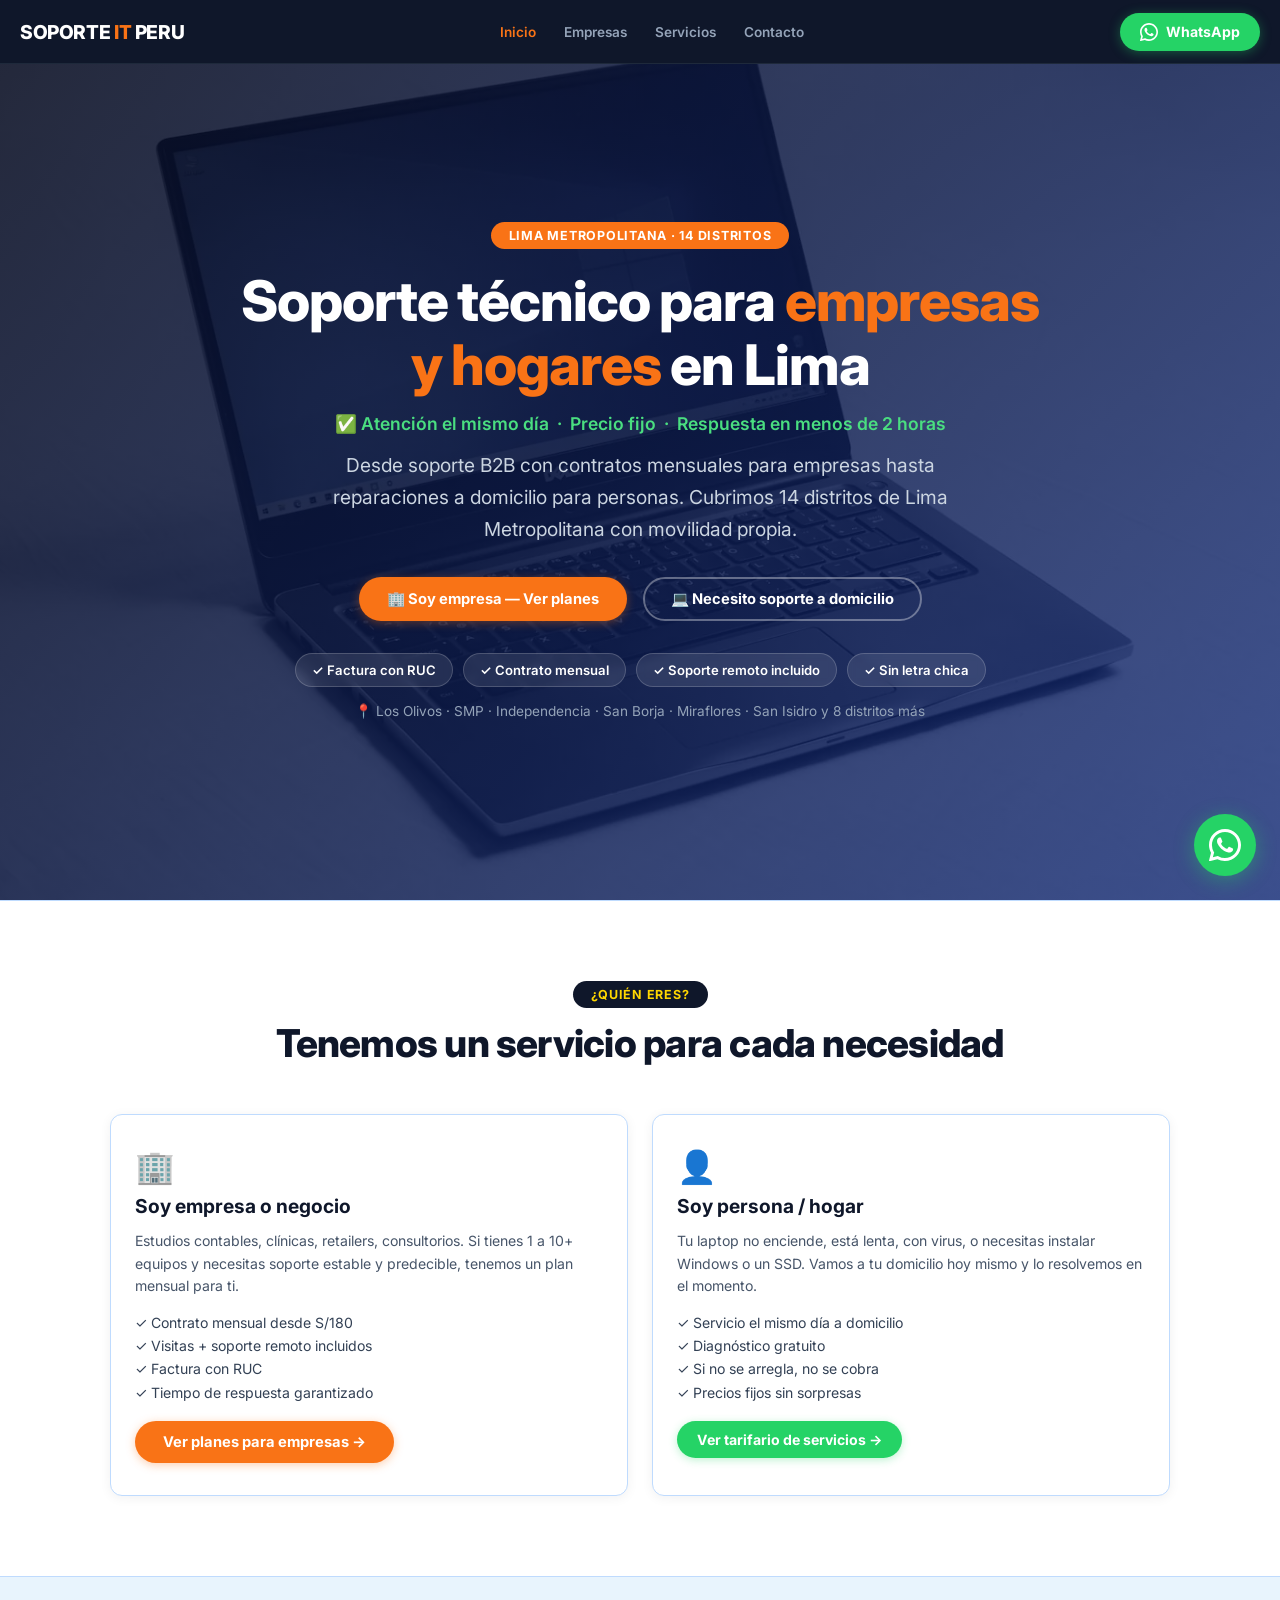
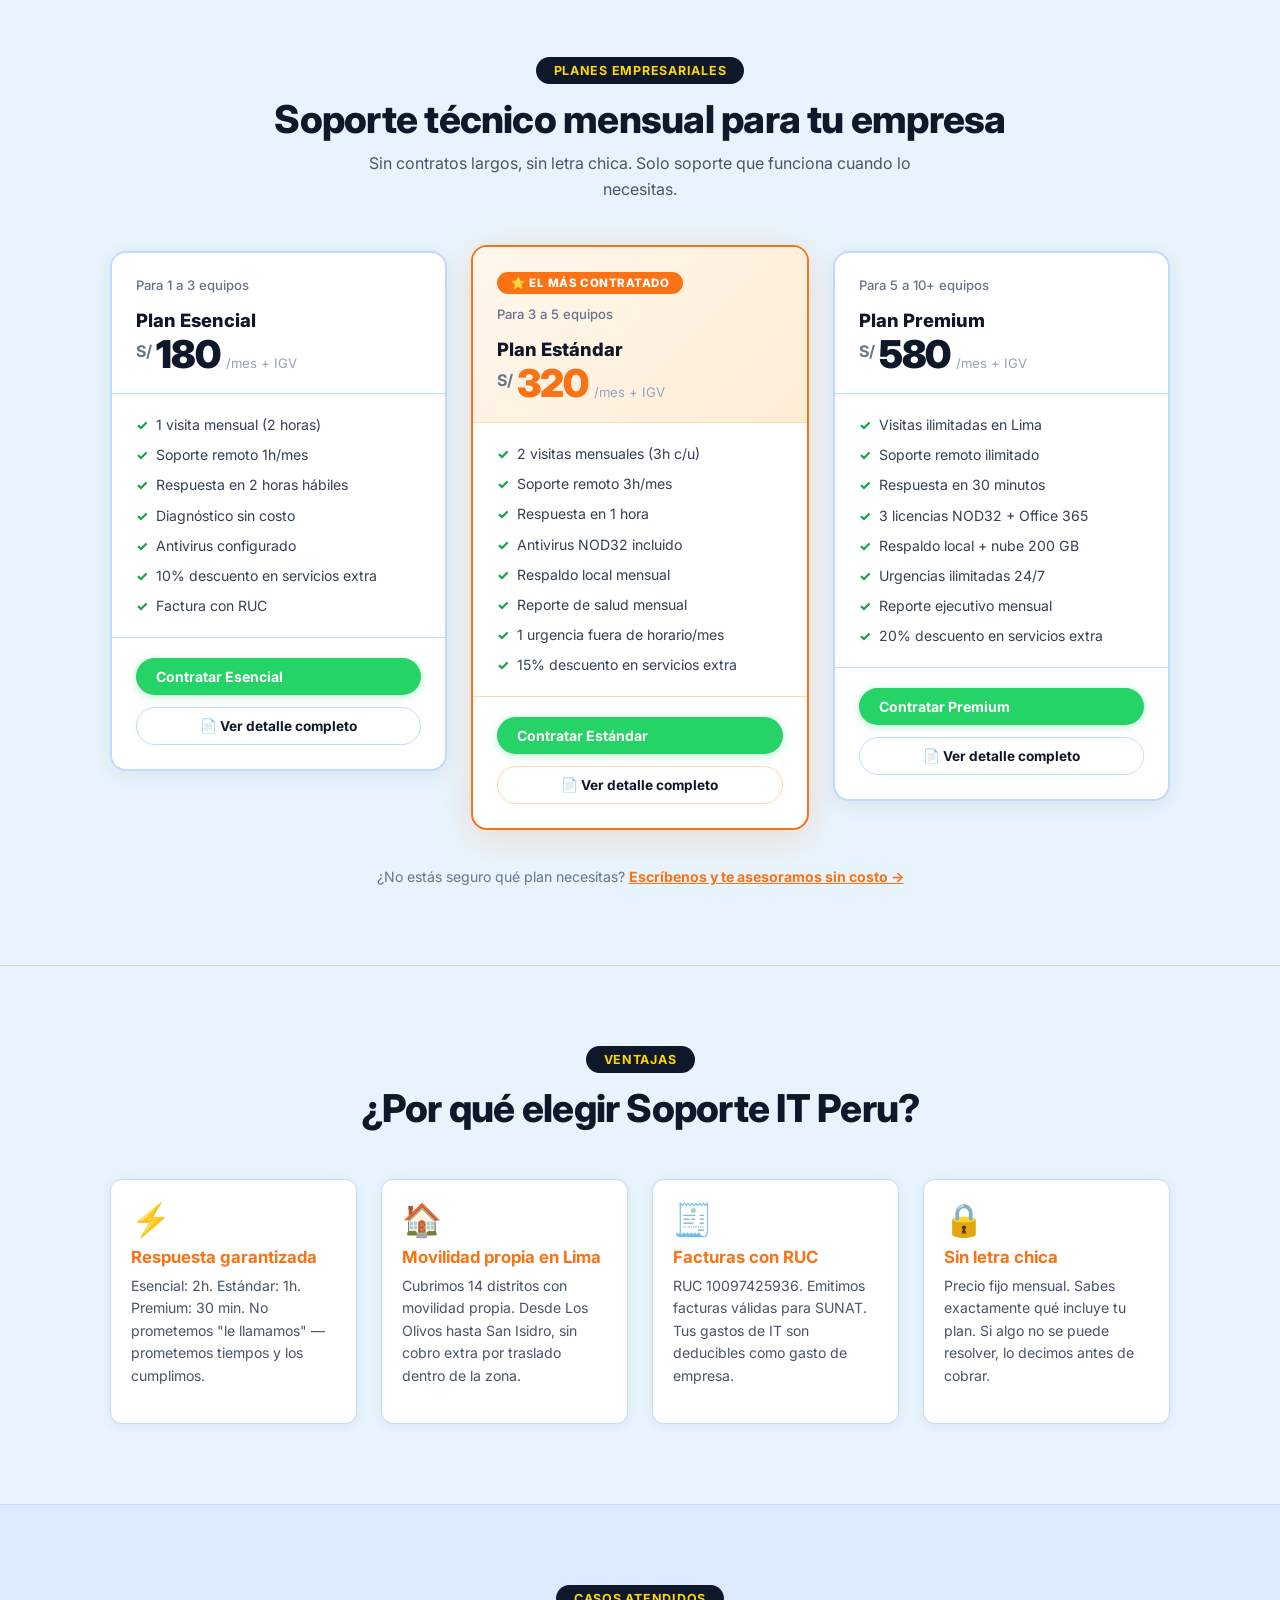
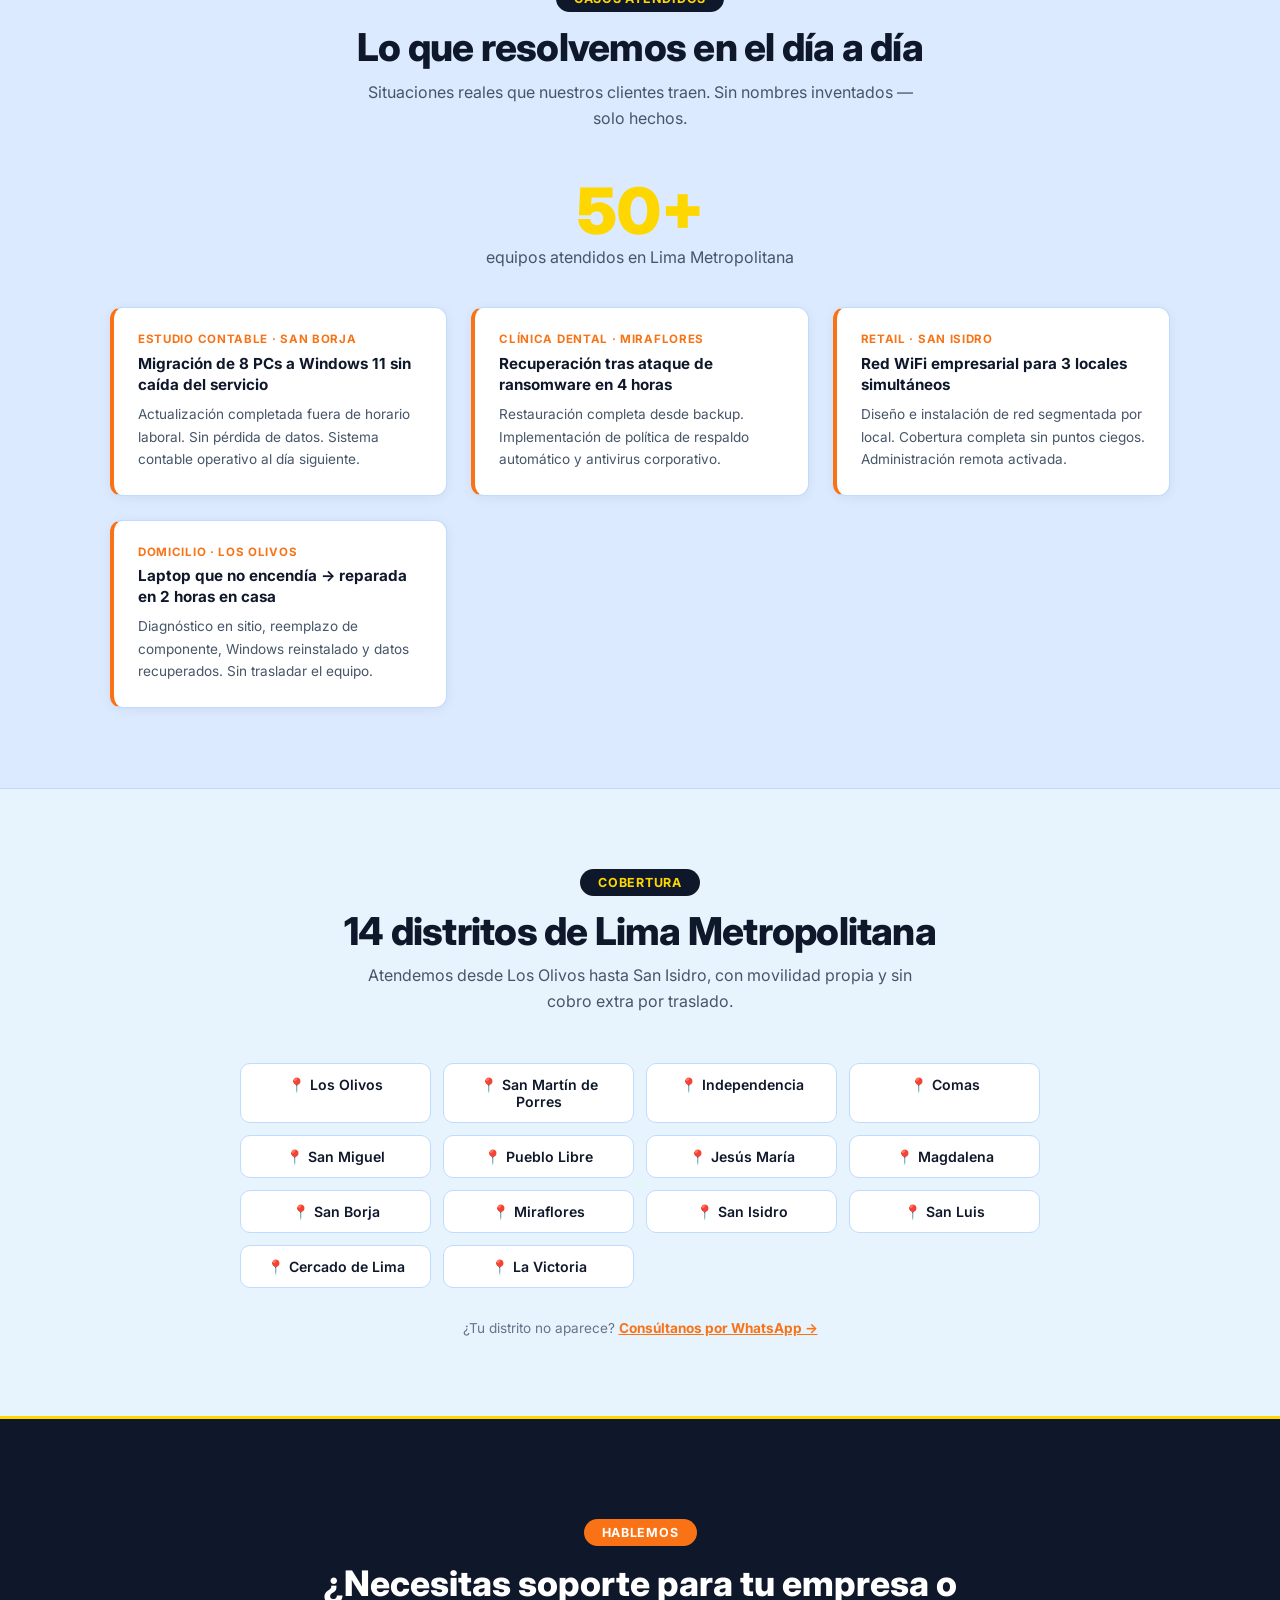
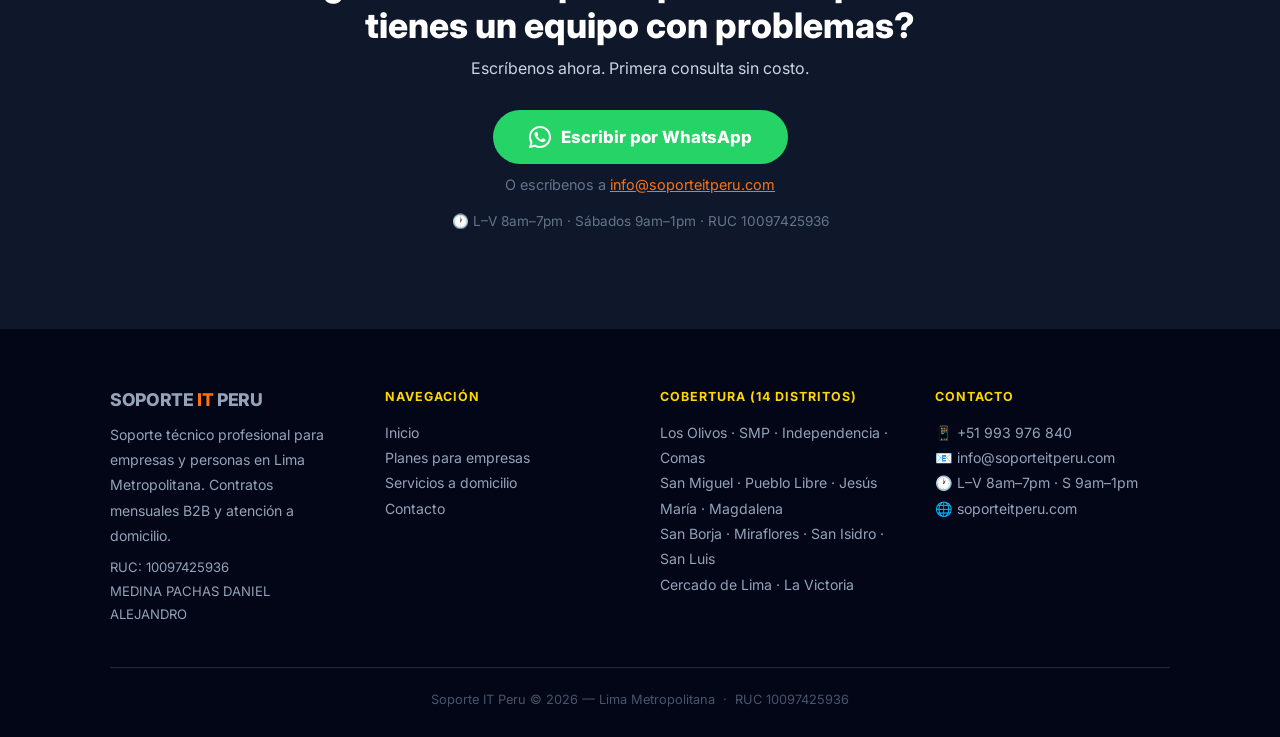
<file: index.html>
<!DOCTYPE html>
<html lang="es">
<head>
  <meta charset="UTF-8" />
  <meta name="google-site-verification" content="gmPDiawr1ui6AJA5o6kTpf2hEreUjrE5_3bBv77ayO8" />
  <meta name="viewport" content="width=device-width, initial-scale=1.0" />
  <title>Soporte IT Peru — Soporte técnico empresarial y a domicilio en Lima</title>
  <meta name="description" content="Soporte técnico para empresas y personas en Lima Metropolitana. Planes B2B desde S/180/mes. Servicio a domicilio el mismo día. Atención en 14 distritos." />
  <meta property="og:title" content="Soporte IT Peru — Soporte técnico en Lima" />
  <meta property="og:description" content="Soporte técnico para empresas y domicilios en Lima. Planes mensuales B2B desde S/180. Atención el mismo día en 14 distritos." />
  <meta property="og:type" content="website" />
  <meta property="og:url" content="https://soporteitperu.com/" />
  <meta name="robots" content="index, follow" />
  <link rel="canonical" href="https://soporteitperu.com/" />
  <meta name="geo.region" content="PE-LIM" />
  <meta name="geo.placename" content="Lima Metropolitana" />
  <meta name="theme-color" content="#0f172a" />

  <script type="application/ld+json">
  {
    "@context": "https://schema.org",
    "@type": "LocalBusiness",
    "name": "Soporte IT Peru",
    "legalName": "MEDINA PACHAS DANIEL ALEJANDRO",
    "taxID": "10097425936",
    "image": "https://soporteitperu.com/assets/logo.jpg",
    "telephone": "+51993976840",
    "email": "info@soporteitperu.com",
    "url": "https://soporteitperu.com",
    "address": {
      "@type": "PostalAddress",
      "addressLocality": "Lima",
      "addressRegion": "Lima",
      "addressCountry": "PE"
    },
    "areaServed": [
      "Los Olivos", "San Martín de Porres", "Independencia", "Comas",
      "San Miguel", "Pueblo Libre", "Jesús María", "Magdalena del Mar",
      "San Borja", "Miraflores", "San Isidro", "San Luis",
      "Cercado de Lima", "La Victoria"
    ],
    "openingHoursSpecification": [
      { "@type": "OpeningHoursSpecification", "dayOfWeek": ["Monday","Tuesday","Wednesday","Thursday","Friday"], "opens": "08:00", "closes": "19:00" },
      { "@type": "OpeningHoursSpecification", "dayOfWeek": "Saturday", "opens": "09:00", "closes": "13:00" }
    ],
    "priceRange": "S/180 – S/580 mensual",
    "sameAs": ["https://wa.me/51993976840"]
  }
  </script>

  <link rel="preconnect" href="https://fonts.googleapis.com" />
  <link rel="preconnect" href="https://fonts.gstatic.com" crossorigin />
  <link href="https://fonts.googleapis.com/css2?family=Inter:wght@400;500;600;700;800;900&display=swap" rel="stylesheet" />
  <link rel="stylesheet" href="styles.css" />
</head>
<body>

  <!-- HEADER -->
  <header id="main-header">
    <a href="index.html" class="logo">SOPORTE <span>IT</span> PERU</a>

    <button class="nav-toggle" id="navToggle" aria-label="Abrir menú" aria-expanded="false">
      <span></span><span></span><span></span>
    </button>

    <ul class="nav-links" id="navLinks">
      <li><a href="index.html"           class="active">Inicio</a></li>
      <li><a href="empresas.html">Empresas</a></li>
      <li><a href="servicios.html">Servicios</a></li>
      <li><a href="contacto.html">Contacto</a></li>
    </ul>

    <a href="https://wa.me/51993976840?text=Hola,%20necesito%20información%20sobre%20sus%20servicios" class="btn-wa" target="_blank" rel="noopener">
      <svg width="18" height="18" viewBox="0 0 24 24" fill="#fff" aria-hidden="true"><path d="M17.472 14.382c-.297-.149-1.758-.867-2.03-.967-.273-.099-.471-.148-.67.15-.197.297-.767.966-.94 1.164-.173.199-.347.223-.644.075-.297-.15-1.255-.463-2.39-1.475-.883-.788-1.48-1.761-1.653-2.059-.173-.297-.018-.458.13-.606.134-.133.298-.347.446-.52.149-.174.198-.298.298-.497.099-.198.05-.371-.025-.52-.075-.149-.669-1.612-.916-2.207-.242-.579-.487-.5-.669-.51-.173-.008-.371-.01-.57-.01-.198 0-.52.074-.792.372-.272.297-1.04 1.016-1.04 2.479 0 1.462 1.065 2.875 1.213 3.074.149.198 2.096 3.2 5.077 4.487.709.306 1.262.489 1.694.625.712.227 1.36.195 1.871.118.571-.085 1.758-.719 2.006-1.413.248-.694.248-1.289.173-1.413-.074-.124-.272-.198-.57-.347z"/><path d="M12 0C5.373 0 0 5.373 0 12c0 2.127.558 4.126 1.534 5.858L.054 23.486a.5.5 0 0 0 .612.612l5.628-1.48A11.944 11.944 0 0 0 12 24c6.627 0 12-5.373 12-12S18.627 0 12 0zm0 21.818a9.806 9.806 0 0 1-5.032-1.384l-.36-.214-3.733.981.999-3.648-.235-.374A9.806 9.806 0 0 1 2.182 12C2.182 6.57 6.57 2.182 12 2.182c5.43 0 9.818 4.388 9.818 9.818 0 5.43-4.388 9.818-9.818 9.818z"/></svg>
      <span class="btn-wa-text">WhatsApp</span>
    </a>
  </header>

  <main>

    <!-- HERO -->
    <section id="hero">
      <div class="hero-inner fade-in">
        <span class="badge badge-orange">LIMA METROPOLITANA · 14 DISTRITOS</span>
        <h1 class="hero-title">Soporte técnico para <em>empresas y hogares</em> en Lima</h1>
        <p class="hero-confirm">✅ Atención el mismo día &nbsp;·&nbsp; Precio fijo &nbsp;·&nbsp; Respuesta en menos de 2 horas</p>
        <p class="hero-sub">
          Desde soporte B2B con contratos mensuales para empresas hasta reparaciones a domicilio para personas.
          Cubrimos 14 distritos de Lima Metropolitana con movilidad propia.
        </p>
        <div style="display:flex; gap:1rem; justify-content:center; flex-wrap:wrap;">
          <a href="empresas.html" class="btn-orange">
            🏢 Soy empresa — Ver planes
          </a>
          <a href="servicios.html" class="btn-outline">
            💻 Necesito soporte a domicilio
          </a>
        </div>
        <div class="hero-badges">
          <span class="hero-badge-item">✓ Factura con RUC</span>
          <span class="hero-badge-item">✓ Contrato mensual</span>
          <span class="hero-badge-item">✓ Soporte remoto incluido</span>
          <span class="hero-badge-item">✓ Sin letra chica</span>
        </div>
        <p class="hero-urgency">📍 Los Olivos · SMP · Independencia · San Borja · Miraflores · San Isidro y 8 distritos más</p>
      </div>
    </section>


    <!-- PARA QUIÉN -->
    <section id="para-quien">
      <div class="section-inner">
        <div class="section-head fade-in">
          <span class="badge badge-dark">¿QUIÉN ERES?</span>
          <h2 class="section-title">Tenemos un servicio para cada necesidad</h2>
        </div>
        <div class="cards-grid">

          <article class="card fade-in">
            <div class="card-body" style="padding:2rem 1.5rem;">
              <div class="card-icon">🏢</div>
              <h3 class="card-title" style="font-size:1.2rem; margin-bottom:.75rem;">Soy empresa o negocio</h3>
              <p class="card-text">Estudios contables, clínicas, retailers, consultorios. Si tienes 1 a 10+ equipos y necesitas soporte estable y predecible, tenemos un plan mensual para ti.</p>
              <ul style="list-style:none; padding:0; margin:0 0 1.25rem; font-size:0.88rem; color:#334155; display:flex; flex-direction:column; gap:.4rem;">
                <li>✓ Contrato mensual desde S/180</li>
                <li>✓ Visitas + soporte remoto incluidos</li>
                <li>✓ Factura con RUC</li>
                <li>✓ Tiempo de respuesta garantizado</li>
              </ul>
              <a href="empresas.html" class="btn-orange">Ver planes para empresas →</a>
            </div>
          </article>

          <article class="card fade-in">
            <div class="card-body" style="padding:2rem 1.5rem;">
              <div class="card-icon">👤</div>
              <h3 class="card-title" style="font-size:1.2rem; margin-bottom:.75rem;">Soy persona / hogar</h3>
              <p class="card-text">Tu laptop no enciende, está lenta, con virus, o necesitas instalar Windows o un SSD. Vamos a tu domicilio hoy mismo y lo resolvemos en el momento.</p>
              <ul style="list-style:none; padding:0; margin:0 0 1.25rem; font-size:0.88rem; color:#334155; display:flex; flex-direction:column; gap:.4rem;">
                <li>✓ Servicio el mismo día a domicilio</li>
                <li>✓ Diagnóstico gratuito</li>
                <li>✓ Si no se arregla, no se cobra</li>
                <li>✓ Precios fijos sin sorpresas</li>
              </ul>
              <a href="servicios.html" class="btn-green">Ver tarifario de servicios →</a>
            </div>
          </article>

        </div>
      </div>
    </section>


    <!-- PREVIEW PLANES B2B -->
    <section id="planes-preview" style="background:var(--bg1);">
      <div class="section-inner">
        <div class="section-head fade-in">
          <span class="badge badge-dark">PLANES EMPRESARIALES</span>
          <h2 class="section-title">Soporte técnico mensual para tu empresa</h2>
          <p class="section-sub">Sin contratos largos, sin letra chica. Solo soporte que funciona cuando lo necesitas.</p>
        </div>

        <div class="planes-grid fade-in">

          <!-- Plan Esencial -->
          <div class="plan-card">
            <div class="plan-header">
              <p class="plan-target">Para 1 a 3 equipos</p>
              <div class="plan-name">Plan Esencial</div>
              <div class="plan-price">
                <span class="plan-price-currency">S/</span>
                <span class="plan-price-num">180</span>
                <span class="plan-price-period">/mes + IGV</span>
              </div>
            </div>
            <div class="plan-body">
              <ul class="plan-list">
                <li>1 visita mensual (2 horas)</li>
                <li>Soporte remoto 1h/mes</li>
                <li>Respuesta en 2 horas hábiles</li>
                <li>Diagnóstico sin costo</li>
                <li>Antivirus configurado</li>
                <li>10% descuento en servicios extra</li>
                <li>Factura con RUC</li>
              </ul>
            </div>
            <div class="plan-footer">
              <a href="empresas.html#planes" class="btn-green">Contratar Esencial</a>
              <a href="empresas.html" class="btn-brochure">📄 Ver detalle completo</a>
            </div>
          </div>

          <!-- Plan Estándar (FEATURED) -->
          <div class="plan-card featured">
            <div class="plan-header">
              <div class="badge-recomendado">⭐ El más contratado</div>
              <p class="plan-target">Para 3 a 5 equipos</p>
              <div class="plan-name">Plan Estándar</div>
              <div class="plan-price">
                <span class="plan-price-currency">S/</span>
                <span class="plan-price-num">320</span>
                <span class="plan-price-period">/mes + IGV</span>
              </div>
            </div>
            <div class="plan-body">
              <ul class="plan-list">
                <li>2 visitas mensuales (3h c/u)</li>
                <li>Soporte remoto 3h/mes</li>
                <li>Respuesta en 1 hora</li>
                <li>Antivirus NOD32 incluido</li>
                <li>Respaldo local mensual</li>
                <li>Reporte de salud mensual</li>
                <li>1 urgencia fuera de horario/mes</li>
                <li>15% descuento en servicios extra</li>
              </ul>
            </div>
            <div class="plan-footer">
              <a href="empresas.html#planes" class="btn-green">Contratar Estándar</a>
              <a href="empresas.html" class="btn-brochure">📄 Ver detalle completo</a>
            </div>
          </div>

          <!-- Plan Premium -->
          <div class="plan-card">
            <div class="plan-header">
              <p class="plan-target">Para 5 a 10+ equipos</p>
              <div class="plan-name">Plan Premium</div>
              <div class="plan-price">
                <span class="plan-price-currency">S/</span>
                <span class="plan-price-num">580</span>
                <span class="plan-price-period">/mes + IGV</span>
              </div>
            </div>
            <div class="plan-body">
              <ul class="plan-list">
                <li>Visitas ilimitadas en Lima</li>
                <li>Soporte remoto ilimitado</li>
                <li>Respuesta en 30 minutos</li>
                <li>3 licencias NOD32 + Office 365</li>
                <li>Respaldo local + nube 200 GB</li>
                <li>Urgencias ilimitadas 24/7</li>
                <li>Reporte ejecutivo mensual</li>
                <li>20% descuento en servicios extra</li>
              </ul>
            </div>
            <div class="plan-footer">
              <a href="empresas.html#planes" class="btn-green">Contratar Premium</a>
              <a href="empresas.html" class="btn-brochure">📄 Ver detalle completo</a>
            </div>
          </div>

        </div>

        <p style="text-align:center; margin-top:2rem; font-size:0.88rem; color:#64748b;">
          ¿No estás seguro qué plan necesitas? <a href="https://wa.me/51993976840?text=Hola,%20quiero%20saber%20qué%20plan%20le%20conviene%20a%20mi%20empresa" target="_blank" rel="noopener" style="color:var(--orange); font-weight:700;">Escríbenos y te asesoramos sin costo →</a>
        </p>
      </div>
    </section>


    <!-- VENTAJAS -->
    <section id="ventajas">
      <div class="section-inner">
        <div class="section-head fade-in">
          <span class="badge badge-dark">VENTAJAS</span>
          <h2 class="section-title">¿Por qué elegir Soporte IT Peru?</h2>
        </div>
        <div class="cards-grid">

          <article class="card fade-in">
            <div class="card-body">
              <div class="card-icon">⚡</div>
              <h3 class="card-title card-title-orange">Respuesta garantizada</h3>
              <p class="card-text">Esencial: 2h. Estándar: 1h. Premium: 30 min. No prometemos "le llamamos" — prometemos tiempos y los cumplimos.</p>
            </div>
          </article>

          <article class="card fade-in">
            <div class="card-body">
              <div class="card-icon">🏠</div>
              <h3 class="card-title card-title-orange">Movilidad propia en Lima</h3>
              <p class="card-text">Cubrimos 14 distritos con movilidad propia. Desde Los Olivos hasta San Isidro, sin cobro extra por traslado dentro de la zona.</p>
            </div>
          </article>

          <article class="card fade-in">
            <div class="card-body">
              <div class="card-icon">🧾</div>
              <h3 class="card-title card-title-orange">Facturas con RUC</h3>
              <p class="card-text">RUC 10097425936. Emitimos facturas válidas para SUNAT. Tus gastos de IT son deducibles como gasto de empresa.</p>
            </div>
          </article>

          <article class="card fade-in">
            <div class="card-body">
              <div class="card-icon">🔒</div>
              <h3 class="card-title card-title-orange">Sin letra chica</h3>
              <p class="card-text">Precio fijo mensual. Sabes exactamente qué incluye tu plan. Si algo no se puede resolver, lo decimos antes de cobrar.</p>
            </div>
          </article>

        </div>
      </div>
    </section>


    <!-- CASOS ATENDIDOS -->
    <section id="casos">
      <div class="section-inner">
        <div class="section-head fade-in">
          <span class="badge badge-dark">CASOS ATENDIDOS</span>
          <h2 class="section-title">Lo que resolvemos en el día a día</h2>
          <p class="section-sub">Situaciones reales que nuestros clientes traen. Sin nombres inventados — solo hechos.</p>
        </div>

        <div class="counter-block fade-in">
          <div class="counter-num">50+</div>
          <p class="counter-label">equipos atendidos en Lima Metropolitana</p>
        </div>

        <div class="casos-grid">

          <div class="caso-card fade-in">
            <div class="caso-tipo">Estudio contable · San Borja</div>
            <div class="caso-titulo">Migración de 8 PCs a Windows 11 sin caída del servicio</div>
            <p class="caso-desc">Actualización completada fuera de horario laboral. Sin pérdida de datos. Sistema contable operativo al día siguiente.</p>
          </div>

          <div class="caso-card fade-in">
            <div class="caso-tipo">Clínica dental · Miraflores</div>
            <div class="caso-titulo">Recuperación tras ataque de ransomware en 4 horas</div>
            <p class="caso-desc">Restauración completa desde backup. Implementación de política de respaldo automático y antivirus corporativo.</p>
          </div>

          <div class="caso-card fade-in">
            <div class="caso-tipo">Retail · San Isidro</div>
            <div class="caso-titulo">Red WiFi empresarial para 3 locales simultáneos</div>
            <p class="caso-desc">Diseño e instalación de red segmentada por local. Cobertura completa sin puntos ciegos. Administración remota activada.</p>
          </div>

          <div class="caso-card fade-in">
            <div class="caso-tipo">Domicilio · Los Olivos</div>
            <div class="caso-titulo">Laptop que no encendía → reparada en 2 horas en casa</div>
            <p class="caso-desc">Diagnóstico en sitio, reemplazo de componente, Windows reinstalado y datos recuperados. Sin trasladar el equipo.</p>
          </div>

        </div>
      </div>
    </section>


    <!-- COBERTURA -->
    <section id="cobertura" style="background:var(--bg1);">
      <div class="section-inner">
        <div class="section-head fade-in">
          <span class="badge badge-dark">COBERTURA</span>
          <h2 class="section-title">14 distritos de Lima Metropolitana</h2>
          <p class="section-sub">Atendemos desde Los Olivos hasta San Isidro, con movilidad propia y sin cobro extra por traslado.</p>
        </div>

        <div class="fade-in" style="display:grid; grid-template-columns:repeat(auto-fit,minmax(160px,1fr)); gap:.75rem; max-width:800px; margin:0 auto 2rem;">
          <div style="background:#fff; border:1px solid var(--card-border); border-radius:10px; padding:.75rem 1rem; text-align:center; font-size:0.88rem; font-weight:600; color:var(--dark);">📍 Los Olivos</div>
          <div style="background:#fff; border:1px solid var(--card-border); border-radius:10px; padding:.75rem 1rem; text-align:center; font-size:0.88rem; font-weight:600; color:var(--dark);">📍 San Martín de Porres</div>
          <div style="background:#fff; border:1px solid var(--card-border); border-radius:10px; padding:.75rem 1rem; text-align:center; font-size:0.88rem; font-weight:600; color:var(--dark);">📍 Independencia</div>
          <div style="background:#fff; border:1px solid var(--card-border); border-radius:10px; padding:.75rem 1rem; text-align:center; font-size:0.88rem; font-weight:600; color:var(--dark);">📍 Comas</div>
          <div style="background:#fff; border:1px solid var(--card-border); border-radius:10px; padding:.75rem 1rem; text-align:center; font-size:0.88rem; font-weight:600; color:var(--dark);">📍 San Miguel</div>
          <div style="background:#fff; border:1px solid var(--card-border); border-radius:10px; padding:.75rem 1rem; text-align:center; font-size:0.88rem; font-weight:600; color:var(--dark);">📍 Pueblo Libre</div>
          <div style="background:#fff; border:1px solid var(--card-border); border-radius:10px; padding:.75rem 1rem; text-align:center; font-size:0.88rem; font-weight:600; color:var(--dark);">📍 Jesús María</div>
          <div style="background:#fff; border:1px solid var(--card-border); border-radius:10px; padding:.75rem 1rem; text-align:center; font-size:0.88rem; font-weight:600; color:var(--dark);">📍 Magdalena</div>
          <div style="background:#fff; border:1px solid var(--card-border); border-radius:10px; padding:.75rem 1rem; text-align:center; font-size:0.88rem; font-weight:600; color:var(--dark);">📍 San Borja</div>
          <div style="background:#fff; border:1px solid var(--card-border); border-radius:10px; padding:.75rem 1rem; text-align:center; font-size:0.88rem; font-weight:600; color:var(--dark);">📍 Miraflores</div>
          <div style="background:#fff; border:1px solid var(--card-border); border-radius:10px; padding:.75rem 1rem; text-align:center; font-size:0.88rem; font-weight:600; color:var(--dark);">📍 San Isidro</div>
          <div style="background:#fff; border:1px solid var(--card-border); border-radius:10px; padding:.75rem 1rem; text-align:center; font-size:0.88rem; font-weight:600; color:var(--dark);">📍 San Luis</div>
          <div style="background:#fff; border:1px solid var(--card-border); border-radius:10px; padding:.75rem 1rem; text-align:center; font-size:0.88rem; font-weight:600; color:var(--dark);">📍 Cercado de Lima</div>
          <div style="background:#fff; border:1px solid var(--card-border); border-radius:10px; padding:.75rem 1rem; text-align:center; font-size:0.88rem; font-weight:600; color:var(--dark);">📍 La Victoria</div>
        </div>

        <p style="text-align:center; font-size:0.85rem; color:#64748b;">
          ¿Tu distrito no aparece? <a href="https://wa.me/51993976840?text=Hola,%20estoy%20en%20[distrito]%20y%20quiero%20saber%20si%20tienen%20cobertura" target="_blank" rel="noopener" style="color:var(--orange); font-weight:700;">Consúltanos por WhatsApp →</a>
        </p>
      </div>
    </section>


    <!-- CTA FINAL -->
    <section id="cta">
      <div class="section-inner">
        <div class="fade-in" style="text-align:center; max-width:640px; margin:0 auto;">
          <span class="badge badge-orange">HABLEMOS</span>
          <h2 class="cta-title">¿Necesitas soporte para tu empresa o tienes un equipo con problemas?</h2>
          <p class="cta-sub">Escríbenos ahora. Primera consulta sin costo.</p>
          <a href="https://wa.me/51993976840?text=Hola,%20me%20interesa%20el%20soporte%20técnico%20de%20Soporte%20IT%20Peru" class="btn-hero" target="_blank" rel="noopener">
            <svg width="22" height="22" viewBox="0 0 24 24" fill="#fff" aria-hidden="true"><path d="M17.472 14.382c-.297-.149-1.758-.867-2.03-.967-.273-.099-.471-.148-.67.15-.197.297-.767.966-.94 1.164-.173.199-.347.223-.644.075-.297-.15-1.255-.463-2.39-1.475-.883-.788-1.48-1.761-1.653-2.059-.173-.297-.018-.458.13-.606.134-.133.298-.347.446-.52.149-.174.198-.298.298-.497.099-.198.05-.371-.025-.52-.075-.149-.669-1.612-.916-2.207-.242-.579-.487-.5-.669-.51-.173-.008-.371-.01-.57-.01-.198 0-.52.074-.792.372-.272.297-1.04 1.016-1.04 2.479 0 1.462 1.065 2.875 1.213 3.074.149.198 2.096 3.2 5.077 4.487.709.306 1.262.489 1.694.625.712.227 1.36.195 1.871.118.571-.085 1.758-.719 2.006-1.413.248-.694.248-1.289.173-1.413-.074-.124-.272-.198-.57-.347z"/><path d="M12 0C5.373 0 0 5.373 0 12c0 2.127.558 4.126 1.534 5.858L.054 23.486a.5.5 0 0 0 .612.612l5.628-1.48A11.944 11.944 0 0 0 12 24c6.627 0 12-5.373 12-12S18.627 0 12 0zm0 21.818a9.806 9.806 0 0 1-5.032-1.384l-.36-.214-3.733.981.999-3.648-.235-.374A9.806 9.806 0 0 1 2.182 12C2.182 6.57 6.57 2.182 12 2.182c5.43 0 9.818 4.388 9.818 9.818 0 5.43-4.388 9.818-9.818 9.818z"/></svg>
            Escribir por WhatsApp
          </a>
          <p class="cta-extra">O escríbenos a <a href="mailto:info@soporteitperu.com" style="color:var(--orange);">info@soporteitperu.com</a></p>
          <p class="cta-note">🕐 L–V 8am–7pm · Sábados 9am–1pm · RUC 10097425936</p>
        </div>
      </div>
    </section>

  </main>


  <!-- FOOTER -->
  <footer>
    <div class="section-inner">
      <div class="footer-grid">

        <div class="footer-col">
          <a href="index.html" class="logo" style="font-size:1.1rem;">SOPORTE <span>IT</span> PERU</a>
          <p class="footer-desc">Soporte técnico profesional para empresas y personas en Lima Metropolitana. Contratos mensuales B2B y atención a domicilio.</p>
          <p class="footer-desc" style="margin-top:.5rem; font-size:0.82rem;">RUC: 10097425936<br>MEDINA PACHAS DANIEL ALEJANDRO</p>
        </div>

        <div class="footer-col">
          <h4>Navegación</h4>
          <ul>
            <li><a href="index.html">Inicio</a></li>
            <li><a href="empresas.html">Planes para empresas</a></li>
            <li><a href="servicios.html">Servicios a domicilio</a></li>
            <li><a href="contacto.html">Contacto</a></li>
          </ul>
        </div>

        <div class="footer-col">
          <h4>Cobertura (14 distritos)</h4>
          <ul>
            <li>Los Olivos · SMP · Independencia · Comas</li>
            <li>San Miguel · Pueblo Libre · Jesús María · Magdalena</li>
            <li>San Borja · Miraflores · San Isidro · San Luis</li>
            <li>Cercado de Lima · La Victoria</li>
          </ul>
        </div>

        <div class="footer-col">
          <h4>Contacto</h4>
          <ul>
            <li>📱 <a href="https://wa.me/51993976840" target="_blank" rel="noopener">+51 993 976 840</a></li>
            <li>📧 <a href="mailto:info@soporteitperu.com">info@soporteitperu.com</a></li>
            <li>🕐 L–V 8am–7pm · S 9am–1pm</li>
            <li>🌐 <a href="https://soporteitperu.com">soporteitperu.com</a></li>
          </ul>
        </div>

      </div>
      <div class="footer-copy">
        Soporte IT Peru © 2026 — Lima Metropolitana &nbsp;·&nbsp; RUC 10097425936
      </div>
    </div>
  </footer>


  <!-- FLOATING WHATSAPP BUTTON -->
  <a href="https://wa.me/51993976840?text=Hola,%20necesito%20información%20sobre%20sus%20servicios" class="wa-float" target="_blank" rel="noopener" aria-label="Contactar por WhatsApp">
    <svg width="32" height="32" viewBox="0 0 24 24" fill="#fff" aria-hidden="true"><path d="M17.472 14.382c-.297-.149-1.758-.867-2.03-.967-.273-.099-.471-.148-.67.15-.197.297-.767.966-.94 1.164-.173.199-.347.223-.644.075-.297-.15-1.255-.463-2.39-1.475-.883-.788-1.48-1.761-1.653-2.059-.173-.297-.018-.458.13-.606.134-.133.298-.347.446-.52.149-.174.198-.298.298-.497.099-.198.05-.371-.025-.52-.075-.149-.669-1.612-.916-2.207-.242-.579-.487-.5-.669-.51-.173-.008-.371-.01-.57-.01-.198 0-.52.074-.792.372-.272.297-1.04 1.016-1.04 2.479 0 1.462 1.065 2.875 1.213 3.074.149.198 2.096 3.2 5.077 4.487.709.306 1.262.489 1.694.625.712.227 1.36.195 1.871.118.571-.085 1.758-.719 2.006-1.413.248-.694.248-1.289.173-1.413-.074-.124-.272-.198-.57-.347z"/><path d="M12 0C5.373 0 0 5.373 0 12c0 2.127.558 4.126 1.534 5.858L.054 23.486a.5.5 0 0 0 .612.612l5.628-1.48A11.944 11.944 0 0 0 12 24c6.627 0 12-5.373 12-12S18.627 0 12 0zm0 21.818a9.806 9.806 0 0 1-5.032-1.384l-.36-.214-3.733.981.999-3.648-.235-.374A9.806 9.806 0 0 1 2.182 12C2.182 6.57 6.57 2.182 12 2.182c5.43 0 9.818 4.388 9.818 9.818 0 5.43-4.388 9.818-9.818 9.818z"/></svg>
  </a>


  <script>
    // ── Fade-in on scroll ──
    const observer = new IntersectionObserver((entries) => {
      entries.forEach(entry => {
        if (entry.isIntersecting) {
          entry.target.classList.add('visible');
          observer.unobserve(entry.target);
        }
      });
    }, { threshold: 0.1 });
    document.querySelectorAll('.fade-in').forEach(el => observer.observe(el));

    // ── Mobile nav toggle ──
    const navToggle = document.getElementById('navToggle');
    const mainHeader = document.getElementById('main-header');
    navToggle.addEventListener('click', () => {
      const isOpen = mainHeader.classList.toggle('nav-open');
      navToggle.setAttribute('aria-expanded', isOpen);
    });

    // Cerrar nav al hacer clic en un link
    document.querySelectorAll('.nav-links a').forEach(link => {
      link.addEventListener('click', () => {
        mainHeader.classList.remove('nav-open');
        navToggle.setAttribute('aria-expanded', 'false');
      });
    });
  </script>

</body>
</html>
</file>
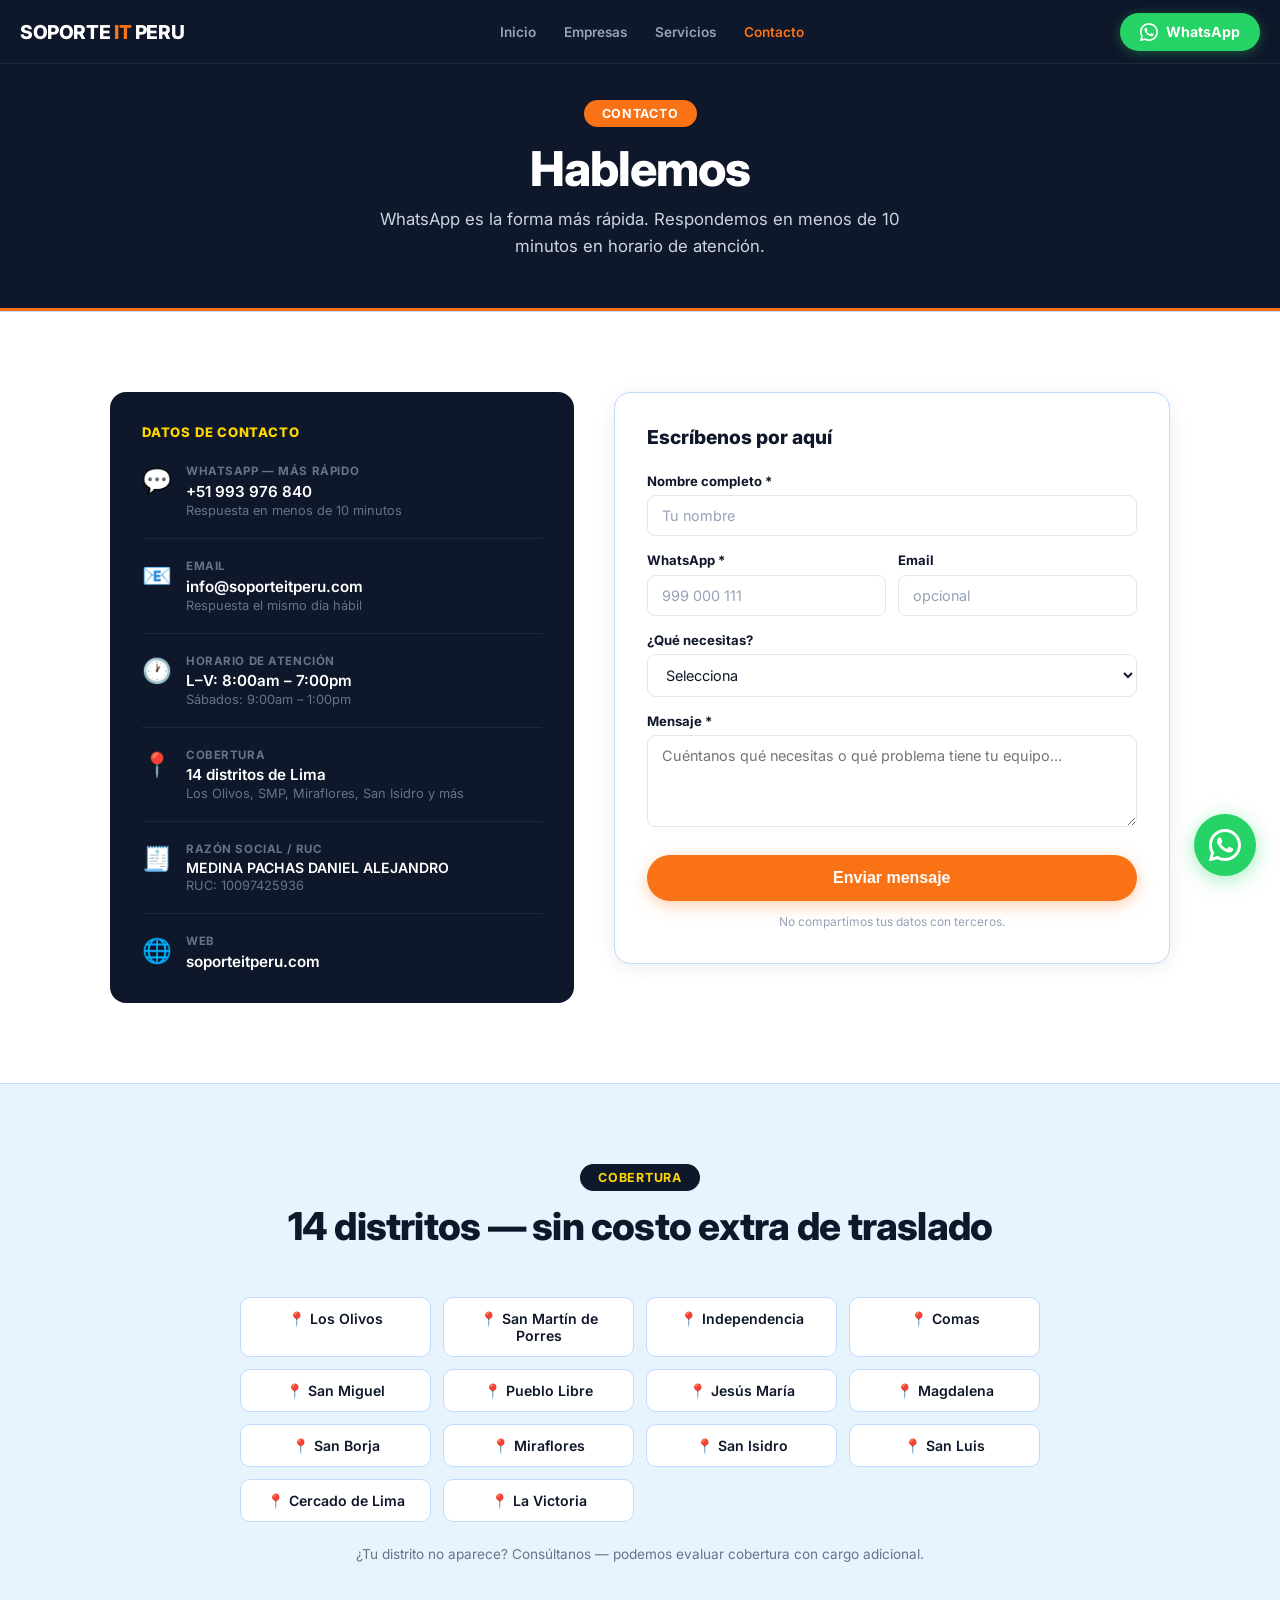
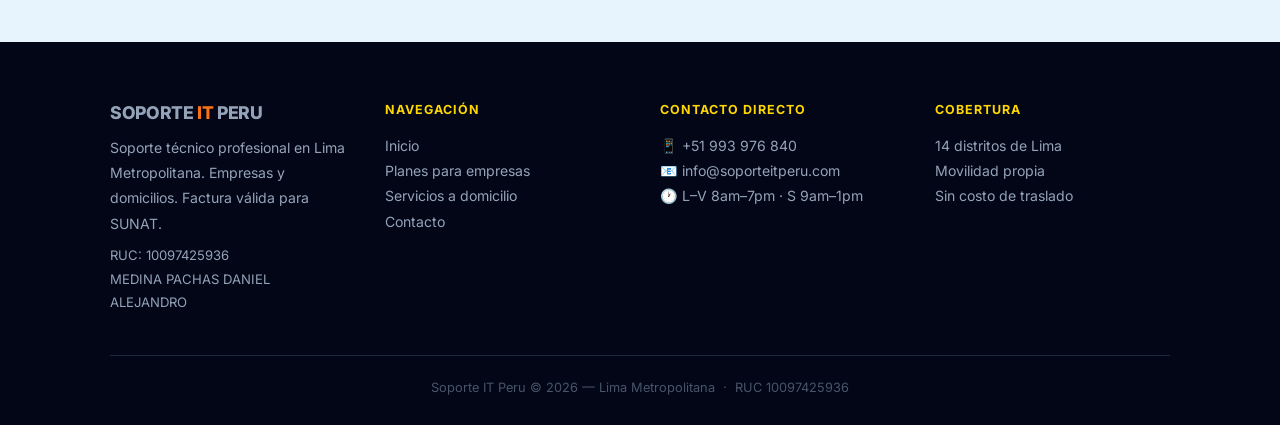
<file: contacto.html>
<!DOCTYPE html>
<html lang="es">
<head>
  <meta charset="UTF-8" />
  <meta name="viewport" content="width=device-width, initial-scale=1.0" />
  <title>Contacto | Soporte IT Peru — Lima Metropolitana</title>
  <meta name="description" content="Contáctanos por WhatsApp, email o formulario. Soporte IT Peru — Lima Metropolitana. RUC 10097425936. Respuesta en menos de 2 horas hábiles." />
  <meta property="og:title" content="Contacto — Soporte IT Peru" />
  <meta property="og:description" content="WhatsApp +51 993 976 840 · info@soporteitperu.com · Atención L–V 8am–7pm · Sábados 9am–1pm" />
  <meta property="og:type" content="website" />
  <meta property="og:url" content="https://soporteitperu.com/contacto.html" />
  <meta name="robots" content="index, follow" />
  <link rel="canonical" href="https://soporteitperu.com/contacto.html" />
  <meta name="theme-color" content="#0f172a" />

  <link rel="preconnect" href="https://fonts.googleapis.com" />
  <link rel="preconnect" href="https://fonts.gstatic.com" crossorigin />
  <link href="https://fonts.googleapis.com/css2?family=Inter:wght@400;500;600;700;800;900&display=swap" rel="stylesheet" />
  <link rel="stylesheet" href="styles.css" />

  <style>
    /* ── Estilos específicos contacto ── */
    .contacto-grid {
      display: grid;
      grid-template-columns: 1fr 1.2fr;
      gap: 2.5rem;
      align-items: start;
    }

    .contacto-info-card {
      background: var(--dark);
      border-radius: 16px;
      padding: 2rem;
      color: #fff;
    }
    .contacto-info-card h3 {
      font-size: 1.1rem;
      font-weight: 800;
      color: var(--gold);
      margin-bottom: 1.5rem;
      text-transform: uppercase;
      letter-spacing: .06em;
      font-size: 0.82rem;
    }
    .contacto-item {
      display: flex;
      align-items: flex-start;
      gap: 14px;
      margin-bottom: 1.25rem;
      padding-bottom: 1.25rem;
      border-bottom: 1px solid var(--border);
    }
    .contacto-item:last-child { border-bottom: none; margin-bottom: 0; padding-bottom: 0; }
    .contacto-icon {
      font-size: 1.5rem;
      flex-shrink: 0;
      margin-top: 2px;
    }
    .contacto-label {
      font-size: 0.72rem;
      font-weight: 700;
      color: #64748b;
      text-transform: uppercase;
      letter-spacing: .05em;
      margin-bottom: 3px;
    }
    .contacto-value {
      font-size: 0.95rem;
      font-weight: 600;
      color: #fff;
      text-decoration: none;
      transition: color .2s;
    }
    .contacto-value:hover { color: var(--orange); }
    .contacto-sub {
      font-size: 0.8rem;
      color: #64748b;
      margin-top: 2px;
    }

    /* Formulario de contacto */
    .contacto-form-wrap {
      background: #fff;
      border: 1px solid var(--card-border);
      border-radius: 16px;
      padding: 2rem;
      box-shadow: 0 4px 20px rgba(15,23,42,0.07);
    }
    .contacto-form-wrap h3 {
      font-size: 1.2rem;
      font-weight: 800;
      color: var(--dark);
      margin-bottom: 1.5rem;
    }

    .contacto-success {
      display: none;
      text-align: center;
      padding: 2rem 0;
    }
    .contacto-success.show { display: block; }
    .contacto-success-icon { font-size: 3rem; margin-bottom: 1rem; }
    .contacto-success h4 { font-size: 1.2rem; font-weight: 800; color: var(--dark); margin-bottom: .5rem; }
    .contacto-success p  { font-size: 0.9rem; color: #475569; line-height: 1.6; }

    @media (max-width: 768px) {
      .contacto-grid { grid-template-columns: 1fr; }
    }
  </style>
</head>
<body>

  <!-- HEADER -->
  <header id="main-header">
    <a href="index.html" class="logo">SOPORTE <span>IT</span> PERU</a>

    <button class="nav-toggle" id="navToggle" aria-label="Abrir menú" aria-expanded="false">
      <span></span><span></span><span></span>
    </button>

    <ul class="nav-links" id="navLinks">
      <li><a href="index.html">Inicio</a></li>
      <li><a href="empresas.html">Empresas</a></li>
      <li><a href="servicios.html">Servicios</a></li>
      <li><a href="contacto.html" class="active">Contacto</a></li>
    </ul>

    <a href="https://wa.me/51993976840?text=Hola,%20necesito%20información%20sobre%20sus%20servicios" class="btn-wa" target="_blank" rel="noopener">
      <svg width="18" height="18" viewBox="0 0 24 24" fill="#fff" aria-hidden="true"><path d="M17.472 14.382c-.297-.149-1.758-.867-2.03-.967-.273-.099-.471-.148-.67.15-.197.297-.767.966-.94 1.164-.173.199-.347.223-.644.075-.297-.15-1.255-.463-2.39-1.475-.883-.788-1.48-1.761-1.653-2.059-.173-.297-.018-.458.13-.606.134-.133.298-.347.446-.52.149-.174.198-.298.298-.497.099-.198.05-.371-.025-.52-.075-.149-.669-1.612-.916-2.207-.242-.579-.487-.5-.669-.51-.173-.008-.371-.01-.57-.01-.198 0-.52.074-.792.372-.272.297-1.04 1.016-1.04 2.479 0 1.462 1.065 2.875 1.213 3.074.149.198 2.096 3.2 5.077 4.487.709.306 1.262.489 1.694.625.712.227 1.36.195 1.871.118.571-.085 1.758-.719 2.006-1.413.248-.694.248-1.289.173-1.413-.074-.124-.272-.198-.57-.347z"/><path d="M12 0C5.373 0 0 5.373 0 12c0 2.127.558 4.126 1.534 5.858L.054 23.486a.5.5 0 0 0 .612.612l5.628-1.48A11.944 11.944 0 0 0 12 24c6.627 0 12-5.373 12-12S18.627 0 12 0zm0 21.818a9.806 9.806 0 0 1-5.032-1.384l-.36-.214-3.733.981.999-3.648-.235-.374A9.806 9.806 0 0 1 2.182 12C2.182 6.57 6.57 2.182 12 2.182c5.43 0 9.818 4.388 9.818 9.818 0 5.43-4.388 9.818-9.818 9.818z"/></svg>
      <span class="btn-wa-text">WhatsApp</span>
    </a>
  </header>

  <main>

    <!-- HERO -->
    <div class="page-hero">
      <span class="badge badge-orange">CONTACTO</span>
      <h1 class="page-hero-title">Hablemos</h1>
      <p class="page-hero-sub">WhatsApp es la forma más rápida. Respondemos en menos de 10 minutos en horario de atención.</p>
    </div>


    <!-- CONTACTO PRINCIPAL -->
    <section id="contacto-info">
      <div class="section-inner">
        <div class="contacto-grid fade-in">

          <!-- Info -->
          <div class="contacto-info-card">
            <h3>Datos de contacto</h3>

            <div class="contacto-item">
              <div class="contacto-icon">💬</div>
              <div>
                <div class="contacto-label">WhatsApp — más rápido</div>
                <a href="https://wa.me/51993976840?text=Hola,%20necesito%20información%20sobre%20sus%20servicios" class="contacto-value" target="_blank" rel="noopener">+51 993 976 840</a>
                <div class="contacto-sub">Respuesta en menos de 10 minutos</div>
              </div>
            </div>

            <div class="contacto-item">
              <div class="contacto-icon">📧</div>
              <div>
                <div class="contacto-label">Email</div>
                <a href="mailto:info@soporteitperu.com" class="contacto-value">info@soporteitperu.com</a>
                <div class="contacto-sub">Respuesta el mismo día hábil</div>
              </div>
            </div>

            <div class="contacto-item">
              <div class="contacto-icon">🕐</div>
              <div>
                <div class="contacto-label">Horario de atención</div>
                <div class="contacto-value" style="cursor:default;">L–V: 8:00am – 7:00pm</div>
                <div class="contacto-sub">Sábados: 9:00am – 1:00pm</div>
              </div>
            </div>

            <div class="contacto-item">
              <div class="contacto-icon">📍</div>
              <div>
                <div class="contacto-label">Cobertura</div>
                <div class="contacto-value" style="cursor:default;">14 distritos de Lima</div>
                <div class="contacto-sub">Los Olivos, SMP, Miraflores, San Isidro y más</div>
              </div>
            </div>

            <div class="contacto-item">
              <div class="contacto-icon">🧾</div>
              <div>
                <div class="contacto-label">Razón social / RUC</div>
                <div class="contacto-value" style="cursor:default; font-size:0.88rem;">MEDINA PACHAS DANIEL ALEJANDRO</div>
                <div class="contacto-sub">RUC: 10097425936</div>
              </div>
            </div>

            <div class="contacto-item">
              <div class="contacto-icon">🌐</div>
              <div>
                <div class="contacto-label">Web</div>
                <a href="https://soporteitperu.com" class="contacto-value">soporteitperu.com</a>
              </div>
            </div>

          </div>

          <!-- Formulario -->
          <div class="contacto-form-wrap">
            <h3>Escríbenos por aquí</h3>

            <form id="contactoForm" novalidate>
              <div class="form-group">
                <label for="c_nombre">Nombre completo *</label>
                <input type="text" id="c_nombre" name="nombre" placeholder="Tu nombre" required autocomplete="name" />
              </div>
              <div class="form-row">
                <div class="form-group">
                  <label for="c_whatsapp">WhatsApp *</label>
                  <input type="tel" id="c_whatsapp" name="whatsapp" placeholder="999 000 111" required autocomplete="tel" />
                </div>
                <div class="form-group">
                  <label for="c_email">Email</label>
                  <input type="email" id="c_email" name="email" placeholder="opcional" autocomplete="email" />
                </div>
              </div>
              <div class="form-group">
                <label for="c_tipo">¿Qué necesitas?</label>
                <select id="c_tipo" name="tipo">
                  <option value="" disabled selected>Selecciona</option>
                  <option>Soporte para mi empresa (plan mensual)</option>
                  <option>Reparación o servicio a domicilio</option>
                  <option>Información de precios</option>
                  <option>Otro</option>
                </select>
              </div>
              <div class="form-group">
                <label for="c_mensaje">Mensaje *</label>
                <textarea id="c_mensaje" name="mensaje" placeholder="Cuéntanos qué necesitas o qué problema tiene tu equipo..." required rows="4" style="width:100%; padding:11px 14px; border:1.5px solid #e2e8f0; border-radius:8px; font-size:0.9rem; font-family:Inter,sans-serif; color:#0f172a; resize:vertical; outline:none; transition:border-color .2s, box-shadow .2s;"></textarea>
              </div>
              <button type="submit" class="form-submit" id="btnContacto">
                Enviar mensaje
              </button>
              <p class="form-privacy">No compartimos tus datos con terceros.</p>
            </form>

            <div class="contacto-success" id="contactoSuccess">
              <div class="contacto-success-icon">✅</div>
              <h4>Mensaje recibido</h4>
              <p>Te responderemos por WhatsApp en menos de 2 horas hábiles.<br><br>
              Si necesitas respuesta inmediata, escríbenos directamente al <a href="https://wa.me/51993976840" target="_blank" rel="noopener" style="color:var(--orange); font-weight:700;">+51 993 976 840</a>.</p>
            </div>
          </div>

        </div>
      </div>
    </section>


    <!-- COBERTURA -->
    <section id="cobertura" style="background:var(--bg1);">
      <div class="section-inner">
        <div class="section-head fade-in">
          <span class="badge badge-dark">COBERTURA</span>
          <h2 class="section-title">14 distritos — sin costo extra de traslado</h2>
        </div>

        <div class="fade-in" style="display:grid; grid-template-columns:repeat(auto-fit,minmax(160px,1fr)); gap:.75rem; max-width:800px; margin:0 auto 1.5rem;">
          <div style="background:#fff; border:1px solid var(--card-border); border-radius:10px; padding:.75rem 1rem; text-align:center; font-size:0.88rem; font-weight:600; color:var(--dark);">📍 Los Olivos</div>
          <div style="background:#fff; border:1px solid var(--card-border); border-radius:10px; padding:.75rem 1rem; text-align:center; font-size:0.88rem; font-weight:600; color:var(--dark);">📍 San Martín de Porres</div>
          <div style="background:#fff; border:1px solid var(--card-border); border-radius:10px; padding:.75rem 1rem; text-align:center; font-size:0.88rem; font-weight:600; color:var(--dark);">📍 Independencia</div>
          <div style="background:#fff; border:1px solid var(--card-border); border-radius:10px; padding:.75rem 1rem; text-align:center; font-size:0.88rem; font-weight:600; color:var(--dark);">📍 Comas</div>
          <div style="background:#fff; border:1px solid var(--card-border); border-radius:10px; padding:.75rem 1rem; text-align:center; font-size:0.88rem; font-weight:600; color:var(--dark);">📍 San Miguel</div>
          <div style="background:#fff; border:1px solid var(--card-border); border-radius:10px; padding:.75rem 1rem; text-align:center; font-size:0.88rem; font-weight:600; color:var(--dark);">📍 Pueblo Libre</div>
          <div style="background:#fff; border:1px solid var(--card-border); border-radius:10px; padding:.75rem 1rem; text-align:center; font-size:0.88rem; font-weight:600; color:var(--dark);">📍 Jesús María</div>
          <div style="background:#fff; border:1px solid var(--card-border); border-radius:10px; padding:.75rem 1rem; text-align:center; font-size:0.88rem; font-weight:600; color:var(--dark);">📍 Magdalena</div>
          <div style="background:#fff; border:1px solid var(--card-border); border-radius:10px; padding:.75rem 1rem; text-align:center; font-size:0.88rem; font-weight:600; color:var(--dark);">📍 San Borja</div>
          <div style="background:#fff; border:1px solid var(--card-border); border-radius:10px; padding:.75rem 1rem; text-align:center; font-size:0.88rem; font-weight:600; color:var(--dark);">📍 Miraflores</div>
          <div style="background:#fff; border:1px solid var(--card-border); border-radius:10px; padding:.75rem 1rem; text-align:center; font-size:0.88rem; font-weight:600; color:var(--dark);">📍 San Isidro</div>
          <div style="background:#fff; border:1px solid var(--card-border); border-radius:10px; padding:.75rem 1rem; text-align:center; font-size:0.88rem; font-weight:600; color:var(--dark);">📍 San Luis</div>
          <div style="background:#fff; border:1px solid var(--card-border); border-radius:10px; padding:.75rem 1rem; text-align:center; font-size:0.88rem; font-weight:600; color:var(--dark);">📍 Cercado de Lima</div>
          <div style="background:#fff; border:1px solid var(--card-border); border-radius:10px; padding:.75rem 1rem; text-align:center; font-size:0.88rem; font-weight:600; color:var(--dark);">📍 La Victoria</div>
        </div>

        <p style="text-align:center; font-size:0.85rem; color:#64748b; margin-top:.5rem;">
          ¿Tu distrito no aparece? Consúltanos — podemos evaluar cobertura con cargo adicional.
        </p>
      </div>
    </section>

  </main>


  <!-- FOOTER -->
  <footer>
    <div class="section-inner">
      <div class="footer-grid">
        <div class="footer-col">
          <a href="index.html" class="logo" style="font-size:1.1rem;">SOPORTE <span>IT</span> PERU</a>
          <p class="footer-desc">Soporte técnico profesional en Lima Metropolitana. Empresas y domicilios. Factura válida para SUNAT.</p>
          <p class="footer-desc" style="margin-top:.5rem; font-size:0.82rem;">RUC: 10097425936<br>MEDINA PACHAS DANIEL ALEJANDRO</p>
        </div>
        <div class="footer-col">
          <h4>Navegación</h4>
          <ul>
            <li><a href="index.html">Inicio</a></li>
            <li><a href="empresas.html">Planes para empresas</a></li>
            <li><a href="servicios.html">Servicios a domicilio</a></li>
            <li><a href="contacto.html">Contacto</a></li>
          </ul>
        </div>
        <div class="footer-col">
          <h4>Contacto directo</h4>
          <ul>
            <li>📱 <a href="https://wa.me/51993976840" target="_blank" rel="noopener">+51 993 976 840</a></li>
            <li>📧 <a href="mailto:info@soporteitperu.com">info@soporteitperu.com</a></li>
            <li>🕐 L–V 8am–7pm · S 9am–1pm</li>
          </ul>
        </div>
        <div class="footer-col">
          <h4>Cobertura</h4>
          <ul>
            <li>14 distritos de Lima</li>
            <li>Movilidad propia</li>
            <li>Sin costo de traslado</li>
          </ul>
        </div>
      </div>
      <div class="footer-copy">
        Soporte IT Peru © 2026 — Lima Metropolitana &nbsp;·&nbsp; RUC 10097425936
      </div>
    </div>
  </footer>


  <!-- FLOATING WHATSAPP -->
  <a href="https://wa.me/51993976840?text=Hola,%20necesito%20información%20sobre%20sus%20servicios" class="wa-float" target="_blank" rel="noopener" aria-label="Contactar por WhatsApp">
    <svg width="32" height="32" viewBox="0 0 24 24" fill="#fff" aria-hidden="true"><path d="M17.472 14.382c-.297-.149-1.758-.867-2.03-.967-.273-.099-.471-.148-.67.15-.197.297-.767.966-.94 1.164-.173.199-.347.223-.644.075-.297-.15-1.255-.463-2.39-1.475-.883-.788-1.48-1.761-1.653-2.059-.173-.297-.018-.458.13-.606.134-.133.298-.347.446-.52.149-.174.198-.298.298-.497.099-.198.05-.371-.025-.52-.075-.149-.669-1.612-.916-2.207-.242-.579-.487-.5-.669-.51-.173-.008-.371-.01-.57-.01-.198 0-.52.074-.792.372-.272.297-1.04 1.016-1.04 2.479 0 1.462 1.065 2.875 1.213 3.074.149.198 2.096 3.2 5.077 4.487.709.306 1.262.489 1.694.625.712.227 1.36.195 1.871.118.571-.085 1.758-.719 2.006-1.413.248-.694.248-1.289.173-1.413-.074-.124-.272-.198-.57-.347z"/><path d="M12 0C5.373 0 0 5.373 0 12c0 2.127.558 4.126 1.534 5.858L.054 23.486a.5.5 0 0 0 .612.612l5.628-1.48A11.944 11.944 0 0 0 12 24c6.627 0 12-5.373 12-12S18.627 0 12 0zm0 21.818a9.806 9.806 0 0 1-5.032-1.384l-.36-.214-3.733.981.999-3.648-.235-.374A9.806 9.806 0 0 1 2.182 12C2.182 6.57 6.57 2.182 12 2.182c5.43 0 9.818 4.388 9.818 9.818 0 5.43-4.388 9.818-9.818 9.818z"/></svg>
  </a>


  <script>
    // ── Fade-in ──
    const observer = new IntersectionObserver((entries) => {
      entries.forEach(e => { if (e.isIntersecting) { e.target.classList.add('visible'); observer.unobserve(e.target); } });
    }, { threshold: 0.1 });
    document.querySelectorAll('.fade-in').forEach(el => observer.observe(el));

    // ── Nav toggle ──
    const navToggle = document.getElementById('navToggle');
    const mainHeader = document.getElementById('main-header');
    navToggle.addEventListener('click', () => {
      const isOpen = mainHeader.classList.toggle('nav-open');
      navToggle.setAttribute('aria-expanded', isOpen);
    });
    document.querySelectorAll('.nav-links a').forEach(link => {
      link.addEventListener('click', () => {
        mainHeader.classList.remove('nav-open');
        navToggle.setAttribute('aria-expanded', 'false');
      });
    });

    // ── Textarea focus style ──
    const textarea = document.getElementById('c_mensaje');
    if (textarea) {
      textarea.addEventListener('focus', () => {
        textarea.style.borderColor = 'var(--orange)';
        textarea.style.boxShadow = '0 0 0 3px rgba(249,115,22,0.12)';
      });
      textarea.addEventListener('blur', () => {
        textarea.style.borderColor = '#e2e8f0';
        textarea.style.boxShadow = 'none';
      });
    }

    // ── Formulario contacto ──
    document.getElementById('contactoForm').addEventListener('submit', async function(e) {
      e.preventDefault();

      const btn = document.getElementById('btnContacto');
      btn.disabled = true;
      btn.textContent = 'Enviando...';

      const data = {
        nombre:   document.getElementById('c_nombre').value.trim(),
        whatsapp: document.getElementById('c_whatsapp').value.trim(),
        email:    document.getElementById('c_email').value.trim(),
        tipo:     document.getElementById('c_tipo').value,
        mensaje:  document.getElementById('c_mensaje').value.trim(),
        fecha:    new Date().toISOString(),
        fuente:   'soporteitperu.com/contacto.html'
      };

      // ⚠️ REEMPLAZAR con URL del webhook n8n cuando esté configurado
      const WEBHOOK_URL = 'https://TU_N8N_URL/webhook/contacto';

      try {
        await fetch(WEBHOOK_URL, {
          method: 'POST',
          headers: { 'Content-Type': 'application/json' },
          body: JSON.stringify(data)
        });
      } catch (err) {
        console.warn('Webhook error:', err);
      }

      this.style.display = 'none';
      document.getElementById('contactoSuccess').classList.add('show');
    });
  </script>

</body>
</html>
</file>
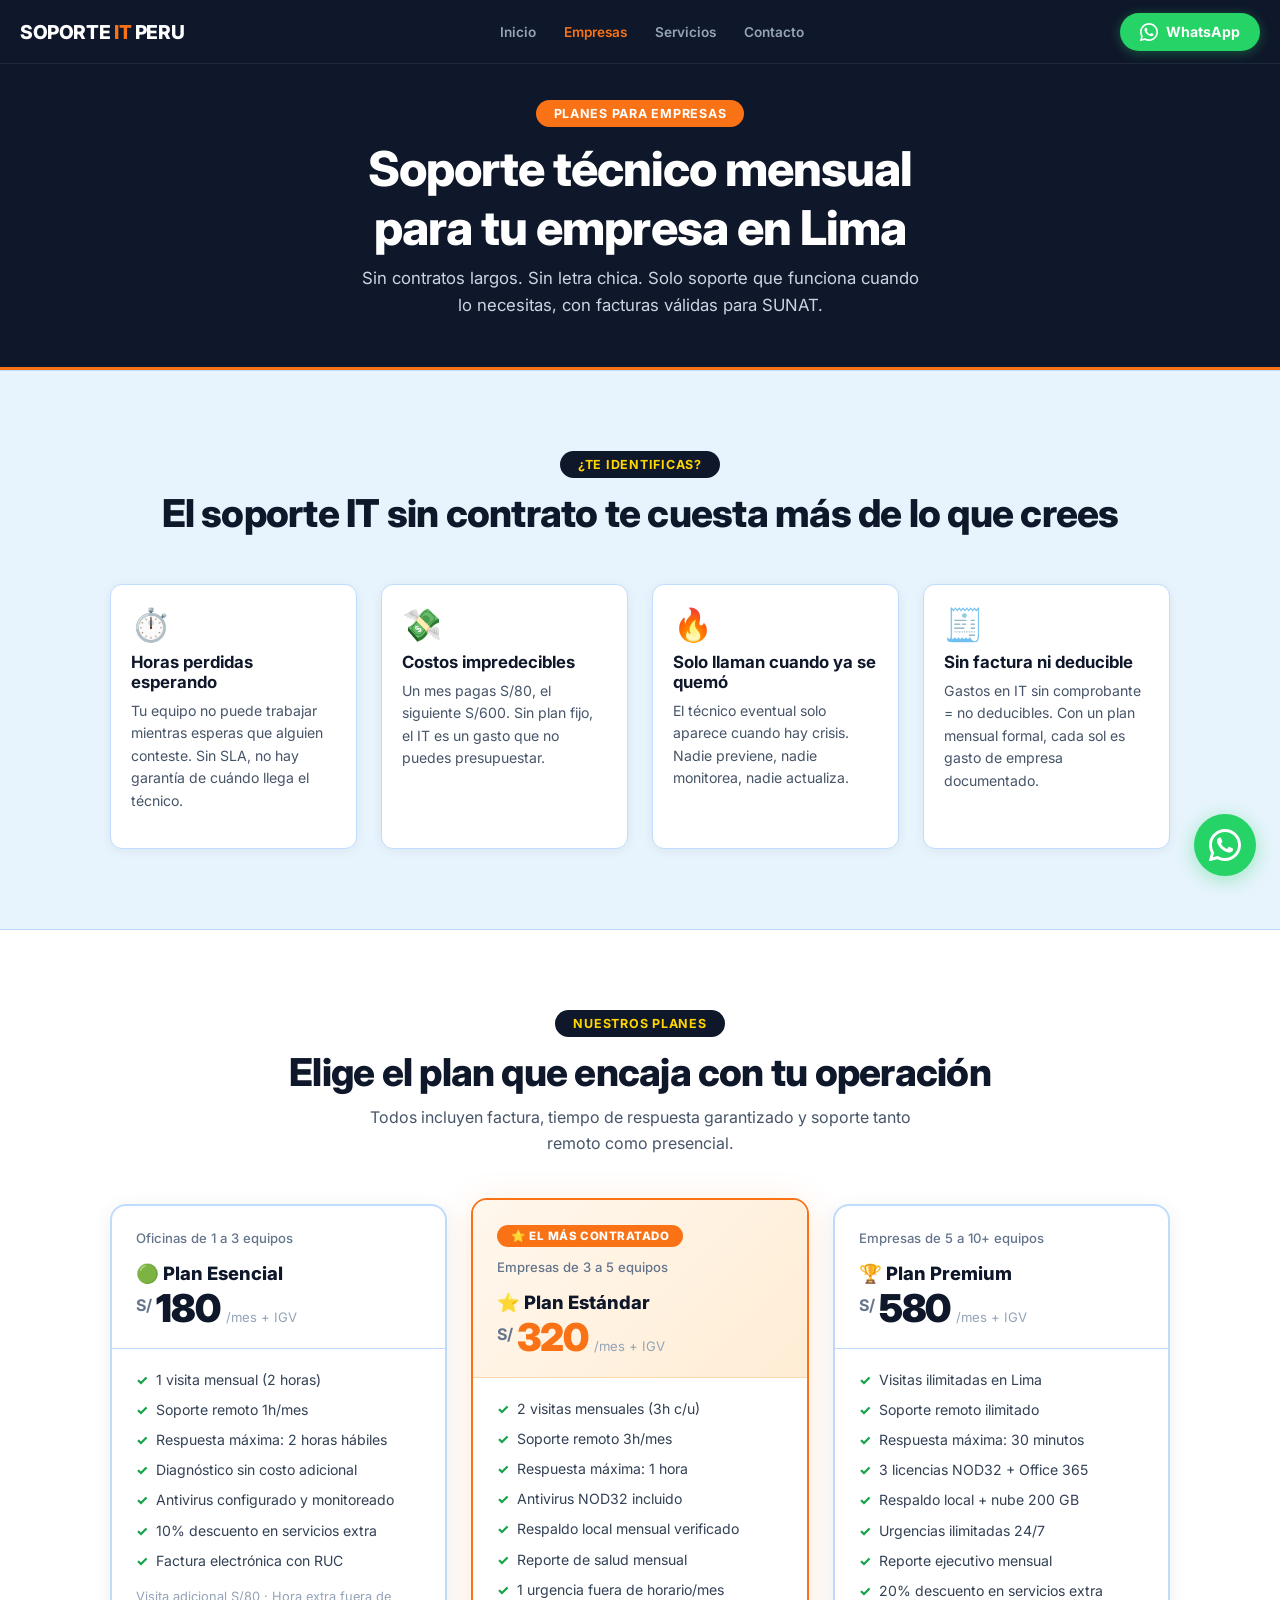
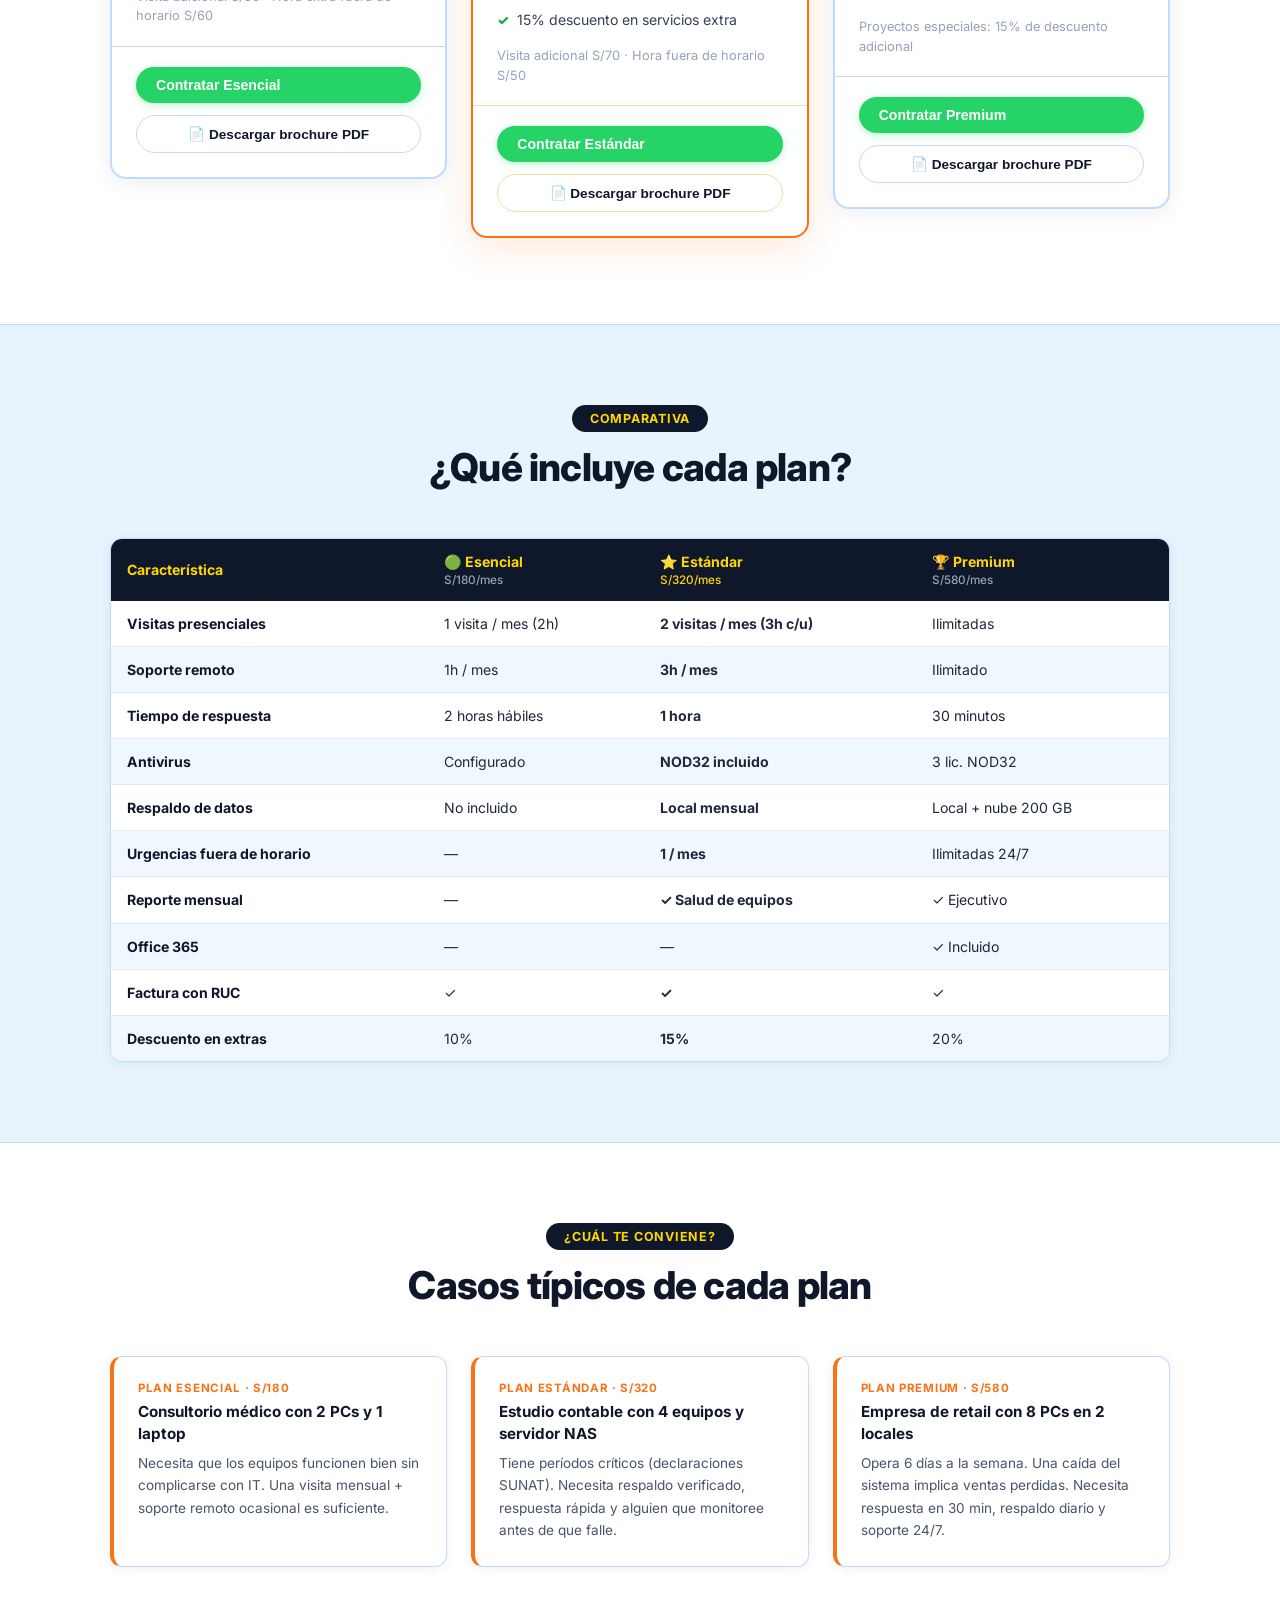
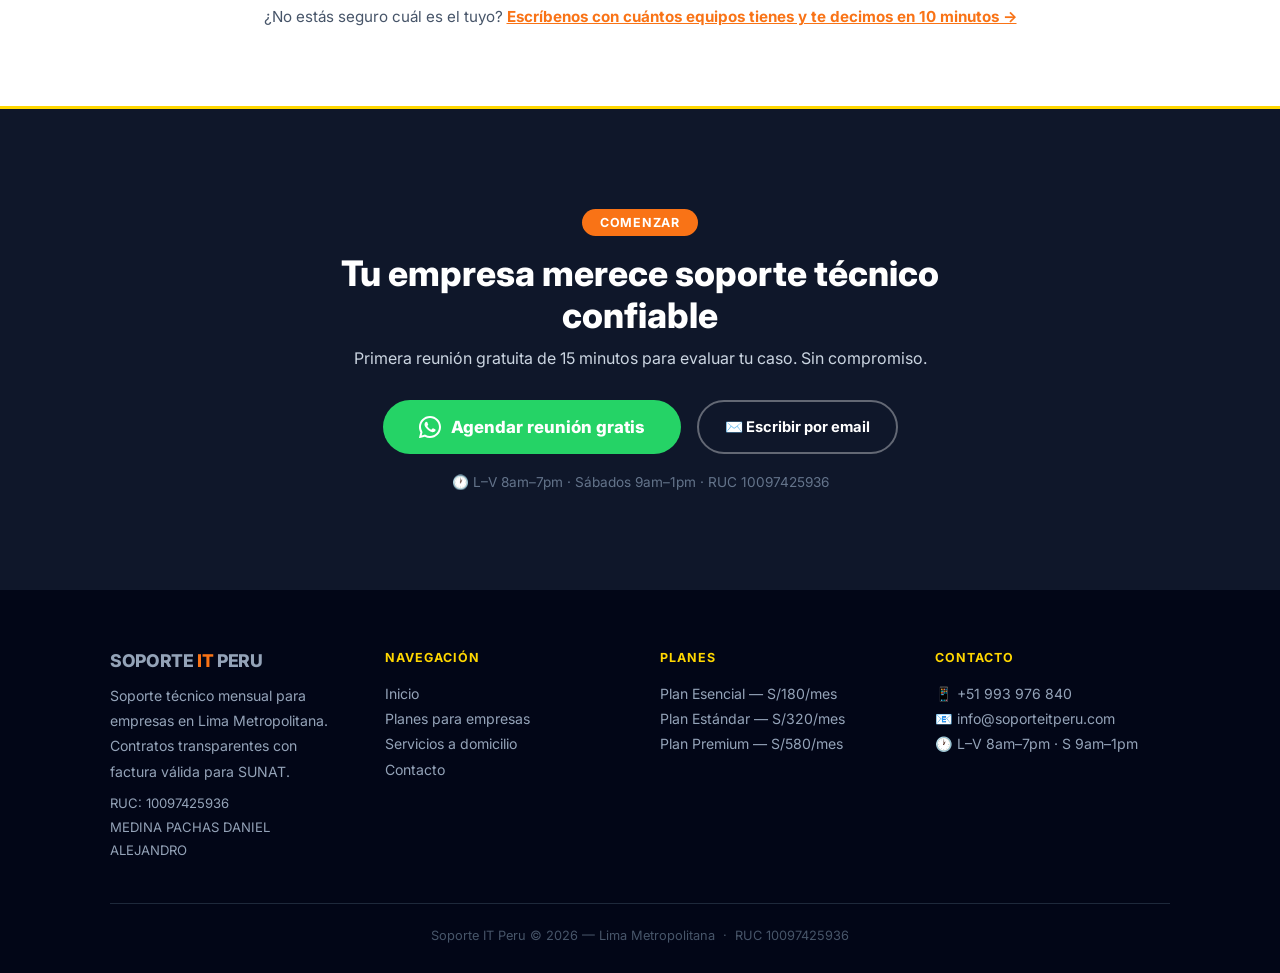
<file: empresas.html>
<!DOCTYPE html>
<html lang="es">
<head>
  <meta charset="UTF-8" />
  <meta name="viewport" content="width=device-width, initial-scale=1.0" />
  <title>Planes de soporte IT para empresas en Lima | Soporte IT Peru</title>
  <meta name="description" content="Planes de soporte técnico mensual para empresas en Lima. Desde S/180/mes. Visitas + soporte remoto + monitoreo. Factura con RUC. Atención en 14 distritos." />
  <meta property="og:title" content="Planes B2B — Soporte IT Peru" />
  <meta property="og:description" content="Soporte técnico mensual para empresas en Lima. Desde S/180. Visitas, remoto, antivirus. Contratos sin letra chica." />
  <meta property="og:type" content="website" />
  <meta property="og:url" content="https://soporteitperu.com/empresas.html" />
  <meta name="robots" content="index, follow" />
  <link rel="canonical" href="https://soporteitperu.com/empresas.html" />
  <meta name="theme-color" content="#0f172a" />

  <script type="application/ld+json">
  {
    "@context": "https://schema.org",
    "@type": "Service",
    "serviceType": "Soporte técnico mensual para empresas",
    "provider": {
      "@type": "LocalBusiness",
      "name": "Soporte IT Peru",
      "taxID": "10097425936",
      "telephone": "+51993976840",
      "email": "info@soporteitperu.com",
      "url": "https://soporteitperu.com"
    },
    "areaServed": "Lima Metropolitana",
    "offers": [
      { "@type": "Offer", "name": "Plan Esencial",  "price": "180", "priceCurrency": "PEN", "priceSpecification": { "billingDuration": "P1M" } },
      { "@type": "Offer", "name": "Plan Estándar",  "price": "320", "priceCurrency": "PEN", "priceSpecification": { "billingDuration": "P1M" } },
      { "@type": "Offer", "name": "Plan Premium",   "price": "580", "priceCurrency": "PEN", "priceSpecification": { "billingDuration": "P1M" } }
    ]
  }
  </script>

  <link rel="preconnect" href="https://fonts.googleapis.com" />
  <link rel="preconnect" href="https://fonts.gstatic.com" crossorigin />
  <link href="https://fonts.googleapis.com/css2?family=Inter:wght@400;500;600;700;800;900&display=swap" rel="stylesheet" />
  <link rel="stylesheet" href="styles.css" />
</head>
<body>

  <!-- HEADER -->
  <header id="main-header">
    <a href="index.html" class="logo">SOPORTE <span>IT</span> PERU</a>

    <button class="nav-toggle" id="navToggle" aria-label="Abrir menú" aria-expanded="false">
      <span></span><span></span><span></span>
    </button>

    <ul class="nav-links" id="navLinks">
      <li><a href="index.html">Inicio</a></li>
      <li><a href="empresas.html" class="active">Empresas</a></li>
      <li><a href="servicios.html">Servicios</a></li>
      <li><a href="contacto.html">Contacto</a></li>
    </ul>

    <a href="https://wa.me/51993976840?text=Hola,%20quiero%20información%20sobre%20los%20planes%20para%20empresas" class="btn-wa" target="_blank" rel="noopener">
      <svg width="18" height="18" viewBox="0 0 24 24" fill="#fff" aria-hidden="true"><path d="M17.472 14.382c-.297-.149-1.758-.867-2.03-.967-.273-.099-.471-.148-.67.15-.197.297-.767.966-.94 1.164-.173.199-.347.223-.644.075-.297-.15-1.255-.463-2.39-1.475-.883-.788-1.48-1.761-1.653-2.059-.173-.297-.018-.458.13-.606.134-.133.298-.347.446-.52.149-.174.198-.298.298-.497.099-.198.05-.371-.025-.52-.075-.149-.669-1.612-.916-2.207-.242-.579-.487-.5-.669-.51-.173-.008-.371-.01-.57-.01-.198 0-.52.074-.792.372-.272.297-1.04 1.016-1.04 2.479 0 1.462 1.065 2.875 1.213 3.074.149.198 2.096 3.2 5.077 4.487.709.306 1.262.489 1.694.625.712.227 1.36.195 1.871.118.571-.085 1.758-.719 2.006-1.413.248-.694.248-1.289.173-1.413-.074-.124-.272-.198-.57-.347z"/><path d="M12 0C5.373 0 0 5.373 0 12c0 2.127.558 4.126 1.534 5.858L.054 23.486a.5.5 0 0 0 .612.612l5.628-1.48A11.944 11.944 0 0 0 12 24c6.627 0 12-5.373 12-12S18.627 0 12 0zm0 21.818a9.806 9.806 0 0 1-5.032-1.384l-.36-.214-3.733.981.999-3.648-.235-.374A9.806 9.806 0 0 1 2.182 12C2.182 6.57 6.57 2.182 12 2.182c5.43 0 9.818 4.388 9.818 9.818 0 5.43-4.388 9.818-9.818 9.818z"/></svg>
      <span class="btn-wa-text">WhatsApp</span>
    </a>
  </header>

  <main>

    <!-- HERO -->
    <div class="page-hero">
      <span class="badge badge-orange">PLANES PARA EMPRESAS</span>
      <h1 class="page-hero-title">Soporte técnico mensual<br>para tu empresa en Lima</h1>
      <p class="page-hero-sub">Sin contratos largos. Sin letra chica. Solo soporte que funciona cuando lo necesitas, con facturas válidas para SUNAT.</p>
    </div>


    <!-- PROBLEMA -->
    <section id="problema" style="background:var(--bg1);">
      <div class="section-inner">
        <div class="section-head fade-in">
          <span class="badge badge-dark">¿TE IDENTIFICAS?</span>
          <h2 class="section-title">El soporte IT sin contrato te cuesta más de lo que crees</h2>
        </div>
        <div class="cards-grid fade-in">
          <div class="card"><div class="card-body">
            <div class="card-icon">⏱️</div>
            <h3 class="card-title">Horas perdidas esperando</h3>
            <p class="card-text">Tu equipo no puede trabajar mientras esperas que alguien conteste. Sin SLA, no hay garantía de cuándo llega el técnico.</p>
          </div></div>
          <div class="card"><div class="card-body">
            <div class="card-icon">💸</div>
            <h3 class="card-title">Costos impredecibles</h3>
            <p class="card-text">Un mes pagas S/80, el siguiente S/600. Sin plan fijo, el IT es un gasto que no puedes presupuestar.</p>
          </div></div>
          <div class="card"><div class="card-body">
            <div class="card-icon">🔥</div>
            <h3 class="card-title">Solo llaman cuando ya se quemó</h3>
            <p class="card-text">El técnico eventual solo aparece cuando hay crisis. Nadie previene, nadie monitorea, nadie actualiza.</p>
          </div></div>
          <div class="card"><div class="card-body">
            <div class="card-icon">🧾</div>
            <h3 class="card-title">Sin factura ni deducible</h3>
            <p class="card-text">Gastos en IT sin comprobante = no deducibles. Con un plan mensual formal, cada sol es gasto de empresa documentado.</p>
          </div></div>
        </div>
      </div>
    </section>


    <!-- PLANES -->
    <section id="planes">
      <div class="section-inner">
        <div class="section-head fade-in">
          <span class="badge badge-dark">NUESTROS PLANES</span>
          <h2 class="section-title">Elige el plan que encaja con tu operación</h2>
          <p class="section-sub">Todos incluyen factura, tiempo de respuesta garantizado y soporte tanto remoto como presencial.</p>
        </div>

        <div class="planes-grid fade-in">

          <!-- PLAN ESENCIAL -->
          <div class="plan-card">
            <div class="plan-header">
              <p class="plan-target">Oficinas de 1 a 3 equipos</p>
              <div class="plan-name">🟢 Plan Esencial</div>
              <div class="plan-price">
                <span class="plan-price-currency">S/</span>
                <span class="plan-price-num">180</span>
                <span class="plan-price-period">/mes + IGV</span>
              </div>
            </div>
            <div class="plan-body">
              <ul class="plan-list">
                <li>1 visita mensual (2 horas)</li>
                <li>Soporte remoto 1h/mes</li>
                <li>Respuesta máxima: 2 horas hábiles</li>
                <li>Diagnóstico sin costo adicional</li>
                <li>Antivirus configurado y monitoreado</li>
                <li>10% descuento en servicios extra</li>
                <li>Factura electrónica con RUC</li>
              </ul>
              <p style="font-size:0.8rem; color:#94a3b8; margin-top:1rem; line-height:1.5;">
                Visita adicional S/80 · Hora extra fuera de horario S/60
              </p>
            </div>
            <div class="plan-footer">
              <button class="btn-green" onclick="abrirModal('Esencial')">
                Contratar Esencial
              </button>
              <button class="btn-brochure" onclick="abrirModal('Esencial')">
                📄 Descargar brochure PDF
              </button>
            </div>
          </div>

          <!-- PLAN ESTÁNDAR (FEATURED) -->
          <div class="plan-card featured">
            <div class="plan-header">
              <div class="badge-recomendado">⭐ El más contratado</div>
              <p class="plan-target">Empresas de 3 a 5 equipos</p>
              <div class="plan-name">⭐ Plan Estándar</div>
              <div class="plan-price">
                <span class="plan-price-currency">S/</span>
                <span class="plan-price-num">320</span>
                <span class="plan-price-period">/mes + IGV</span>
              </div>
            </div>
            <div class="plan-body">
              <ul class="plan-list">
                <li>2 visitas mensuales (3h c/u)</li>
                <li>Soporte remoto 3h/mes</li>
                <li>Respuesta máxima: 1 hora</li>
                <li>Antivirus NOD32 incluido</li>
                <li>Respaldo local mensual verificado</li>
                <li>Reporte de salud mensual</li>
                <li>1 urgencia fuera de horario/mes</li>
                <li>15% descuento en servicios extra</li>
              </ul>
              <p style="font-size:0.8rem; color:#94a3b8; margin-top:1rem; line-height:1.5;">
                Visita adicional S/70 · Hora fuera de horario S/50
              </p>
            </div>
            <div class="plan-footer">
              <button class="btn-green" onclick="abrirModal('Estándar')">
                Contratar Estándar
              </button>
              <button class="btn-brochure" onclick="abrirModal('Estándar')">
                📄 Descargar brochure PDF
              </button>
            </div>
          </div>

          <!-- PLAN PREMIUM -->
          <div class="plan-card">
            <div class="plan-header">
              <p class="plan-target">Empresas de 5 a 10+ equipos</p>
              <div class="plan-name">🏆 Plan Premium</div>
              <div class="plan-price">
                <span class="plan-price-currency">S/</span>
                <span class="plan-price-num">580</span>
                <span class="plan-price-period">/mes + IGV</span>
              </div>
            </div>
            <div class="plan-body">
              <ul class="plan-list">
                <li>Visitas ilimitadas en Lima</li>
                <li>Soporte remoto ilimitado</li>
                <li>Respuesta máxima: 30 minutos</li>
                <li>3 licencias NOD32 + Office 365</li>
                <li>Respaldo local + nube 200 GB</li>
                <li>Urgencias ilimitadas 24/7</li>
                <li>Reporte ejecutivo mensual</li>
                <li>20% descuento en servicios extra</li>
              </ul>
              <p style="font-size:0.8rem; color:#94a3b8; margin-top:1rem; line-height:1.5;">
                Proyectos especiales: 15% de descuento adicional
              </p>
            </div>
            <div class="plan-footer">
              <button class="btn-green" onclick="abrirModal('Premium')">
                Contratar Premium
              </button>
              <button class="btn-brochure" onclick="abrirModal('Premium')">
                📄 Descargar brochure PDF
              </button>
            </div>
          </div>

        </div>
      </div>
    </section>


    <!-- TABLA COMPARATIVA -->
    <section id="comparativa" style="background:var(--bg1);">
      <div class="section-inner">
        <div class="section-head fade-in">
          <span class="badge badge-dark">COMPARATIVA</span>
          <h2 class="section-title">¿Qué incluye cada plan?</h2>
        </div>

        <div class="table-wrap fade-in">
          <table>
            <thead>
              <tr>
                <th>Característica</th>
                <th>🟢 Esencial<br><small style="font-weight:500; color:#94a3b8;">S/180/mes</small></th>
                <th>⭐ Estándar<br><small style="font-weight:500; color:var(--gold);">S/320/mes</small></th>
                <th>🏆 Premium<br><small style="font-weight:500; color:#94a3b8;">S/580/mes</small></th>
              </tr>
            </thead>
            <tbody>
              <tr>
                <td class="td-service" data-label="Característica">Visitas presenciales</td>
                <td data-label="Esencial">1 visita / mes (2h)</td>
                <td data-label="Estándar"><strong>2 visitas / mes (3h c/u)</strong></td>
                <td data-label="Premium">Ilimitadas</td>
              </tr>
              <tr>
                <td class="td-service" data-label="Característica">Soporte remoto</td>
                <td data-label="Esencial">1h / mes</td>
                <td data-label="Estándar"><strong>3h / mes</strong></td>
                <td data-label="Premium">Ilimitado</td>
              </tr>
              <tr>
                <td class="td-service" data-label="Característica">Tiempo de respuesta</td>
                <td data-label="Esencial">2 horas hábiles</td>
                <td data-label="Estándar"><strong>1 hora</strong></td>
                <td data-label="Premium">30 minutos</td>
              </tr>
              <tr>
                <td class="td-service" data-label="Característica">Antivirus</td>
                <td data-label="Esencial">Configurado</td>
                <td data-label="Estándar"><strong>NOD32 incluido</strong></td>
                <td data-label="Premium">3 lic. NOD32</td>
              </tr>
              <tr>
                <td class="td-service" data-label="Característica">Respaldo de datos</td>
                <td data-label="Esencial">No incluido</td>
                <td data-label="Estándar"><strong>Local mensual</strong></td>
                <td data-label="Premium">Local + nube 200 GB</td>
              </tr>
              <tr>
                <td class="td-service" data-label="Característica">Urgencias fuera de horario</td>
                <td data-label="Esencial">—</td>
                <td data-label="Estándar"><strong>1 / mes</strong></td>
                <td data-label="Premium">Ilimitadas 24/7</td>
              </tr>
              <tr>
                <td class="td-service" data-label="Característica">Reporte mensual</td>
                <td data-label="Esencial">—</td>
                <td data-label="Estándar"><strong>✓ Salud de equipos</strong></td>
                <td data-label="Premium">✓ Ejecutivo</td>
              </tr>
              <tr>
                <td class="td-service" data-label="Característica">Office 365</td>
                <td data-label="Esencial">—</td>
                <td data-label="Estándar">—</td>
                <td data-label="Premium">✓ Incluido</td>
              </tr>
              <tr>
                <td class="td-service" data-label="Característica">Factura con RUC</td>
                <td data-label="Esencial">✓</td>
                <td data-label="Estándar"><strong>✓</strong></td>
                <td data-label="Premium">✓</td>
              </tr>
              <tr>
                <td class="td-service" data-label="Característica">Descuento en extras</td>
                <td data-label="Esencial">10%</td>
                <td data-label="Estándar"><strong>15%</strong></td>
                <td data-label="Premium">20%</td>
              </tr>
            </tbody>
          </table>
        </div>
      </div>
    </section>


    <!-- PARA QUIÉN ES CADA PLAN -->
    <section id="para-quien">
      <div class="section-inner">
        <div class="section-head fade-in">
          <span class="badge badge-dark">¿CUÁL TE CONVIENE?</span>
          <h2 class="section-title">Casos típicos de cada plan</h2>
        </div>
        <div class="casos-grid fade-in">
          <div class="caso-card">
            <div class="caso-tipo">Plan Esencial · S/180</div>
            <div class="caso-titulo">Consultorio médico con 2 PCs y 1 laptop</div>
            <p class="caso-desc">Necesita que los equipos funcionen bien sin complicarse con IT. Una visita mensual + soporte remoto ocasional es suficiente.</p>
          </div>
          <div class="caso-card">
            <div class="caso-tipo">Plan Estándar · S/320</div>
            <div class="caso-titulo">Estudio contable con 4 equipos y servidor NAS</div>
            <p class="caso-desc">Tiene períodos críticos (declaraciones SUNAT). Necesita respaldo verificado, respuesta rápida y alguien que monitoree antes de que falle.</p>
          </div>
          <div class="caso-card">
            <div class="caso-tipo">Plan Premium · S/580</div>
            <div class="caso-titulo">Empresa de retail con 8 PCs en 2 locales</div>
            <p class="caso-desc">Opera 6 días a la semana. Una caída del sistema implica ventas perdidas. Necesita respuesta en 30 min, respaldo diario y soporte 24/7.</p>
          </div>
        </div>

        <p style="text-align:center; margin-top:2.5rem; font-size:0.95rem; color:#475569;">
          ¿No estás seguro cuál es el tuyo? <strong><a href="https://wa.me/51993976840?text=Hola,%20tengo%20[N]%20equipos%20y%20quiero%20saber%20qué%20plan%20me%20conviene" target="_blank" rel="noopener" style="color:var(--orange);">Escríbenos con cuántos equipos tienes y te decimos en 10 minutos →</a></strong>
        </p>
      </div>
    </section>


    <!-- CTA FINAL -->
    <section id="cta">
      <div class="section-inner">
        <div class="fade-in" style="text-align:center; max-width:640px; margin:0 auto;">
          <span class="badge badge-orange">COMENZAR</span>
          <h2 class="cta-title">Tu empresa merece soporte técnico confiable</h2>
          <p class="cta-sub">Primera reunión gratuita de 15 minutos para evaluar tu caso. Sin compromiso.</p>
          <div style="display:flex; gap:1rem; justify-content:center; flex-wrap:wrap;">
            <a href="https://wa.me/51993976840?text=Hola,%20quiero%20una%20reunión%20para%20evaluar%20qué%20plan%20le%20conviene%20a%20mi%20empresa" class="btn-hero" target="_blank" rel="noopener">
              <svg width="22" height="22" viewBox="0 0 24 24" fill="#fff" aria-hidden="true"><path d="M17.472 14.382c-.297-.149-1.758-.867-2.03-.967-.273-.099-.471-.148-.67.15-.197.297-.767.966-.94 1.164-.173.199-.347.223-.644.075-.297-.15-1.255-.463-2.39-1.475-.883-.788-1.48-1.761-1.653-2.059-.173-.297-.018-.458.13-.606.134-.133.298-.347.446-.52.149-.174.198-.298.298-.497.099-.198.05-.371-.025-.52-.075-.149-.669-1.612-.916-2.207-.242-.579-.487-.5-.669-.51-.173-.008-.371-.01-.57-.01-.198 0-.52.074-.792.372-.272.297-1.04 1.016-1.04 2.479 0 1.462 1.065 2.875 1.213 3.074.149.198 2.096 3.2 5.077 4.487.709.306 1.262.489 1.694.625.712.227 1.36.195 1.871.118.571-.085 1.758-.719 2.006-1.413.248-.694.248-1.289.173-1.413-.074-.124-.272-.198-.57-.347z"/><path d="M12 0C5.373 0 0 5.373 0 12c0 2.127.558 4.126 1.534 5.858L.054 23.486a.5.5 0 0 0 .612.612l5.628-1.48A11.944 11.944 0 0 0 12 24c6.627 0 12-5.373 12-12S18.627 0 12 0zm0 21.818a9.806 9.806 0 0 1-5.032-1.384l-.36-.214-3.733.981.999-3.648-.235-.374A9.806 9.806 0 0 1 2.182 12C2.182 6.57 6.57 2.182 12 2.182c5.43 0 9.818 4.388 9.818 9.818 0 5.43-4.388 9.818-9.818 9.818z"/></svg>
              Agendar reunión gratis
            </a>
            <a href="mailto:info@soporteitperu.com?subject=Información%20planes%20B2B" class="btn-outline">
              ✉️ Escribir por email
            </a>
          </div>
          <p class="cta-note">🕐 L–V 8am–7pm · Sábados 9am–1pm · RUC 10097425936</p>
        </div>
      </div>
    </section>

  </main>


  <!-- FOOTER -->
  <footer>
    <div class="section-inner">
      <div class="footer-grid">
        <div class="footer-col">
          <a href="index.html" class="logo" style="font-size:1.1rem;">SOPORTE <span>IT</span> PERU</a>
          <p class="footer-desc">Soporte técnico mensual para empresas en Lima Metropolitana. Contratos transparentes con factura válida para SUNAT.</p>
          <p class="footer-desc" style="margin-top:.5rem; font-size:0.82rem;">RUC: 10097425936<br>MEDINA PACHAS DANIEL ALEJANDRO</p>
        </div>
        <div class="footer-col">
          <h4>Navegación</h4>
          <ul>
            <li><a href="index.html">Inicio</a></li>
            <li><a href="empresas.html">Planes para empresas</a></li>
            <li><a href="servicios.html">Servicios a domicilio</a></li>
            <li><a href="contacto.html">Contacto</a></li>
          </ul>
        </div>
        <div class="footer-col">
          <h4>Planes</h4>
          <ul>
            <li><a href="#planes">Plan Esencial — S/180/mes</a></li>
            <li><a href="#planes">Plan Estándar — S/320/mes</a></li>
            <li><a href="#planes">Plan Premium — S/580/mes</a></li>
          </ul>
        </div>
        <div class="footer-col">
          <h4>Contacto</h4>
          <ul>
            <li>📱 <a href="https://wa.me/51993976840" target="_blank" rel="noopener">+51 993 976 840</a></li>
            <li>📧 <a href="mailto:info@soporteitperu.com">info@soporteitperu.com</a></li>
            <li>🕐 L–V 8am–7pm · S 9am–1pm</li>
          </ul>
        </div>
      </div>
      <div class="footer-copy">
        Soporte IT Peru © 2026 — Lima Metropolitana &nbsp;·&nbsp; RUC 10097425936
      </div>
    </div>
  </footer>


  <!-- FLOATING WHATSAPP -->
  <a href="https://wa.me/51993976840?text=Hola,%20quiero%20información%20sobre%20los%20planes%20para%20empresas" class="wa-float" target="_blank" rel="noopener" aria-label="Contactar por WhatsApp">
    <svg width="32" height="32" viewBox="0 0 24 24" fill="#fff" aria-hidden="true"><path d="M17.472 14.382c-.297-.149-1.758-.867-2.03-.967-.273-.099-.471-.148-.67.15-.197.297-.767.966-.94 1.164-.173.199-.347.223-.644.075-.297-.15-1.255-.463-2.39-1.475-.883-.788-1.48-1.761-1.653-2.059-.173-.297-.018-.458.13-.606.134-.133.298-.347.446-.52.149-.174.198-.298.298-.497.099-.198.05-.371-.025-.52-.075-.149-.669-1.612-.916-2.207-.242-.579-.487-.5-.669-.51-.173-.008-.371-.01-.57-.01-.198 0-.52.074-.792.372-.272.297-1.04 1.016-1.04 2.479 0 1.462 1.065 2.875 1.213 3.074.149.198 2.096 3.2 5.077 4.487.709.306 1.262.489 1.694.625.712.227 1.36.195 1.871.118.571-.085 1.758-.719 2.006-1.413.248-.694.248-1.289.173-1.413-.074-.124-.272-.198-.57-.347z"/><path d="M12 0C5.373 0 0 5.373 0 12c0 2.127.558 4.126 1.534 5.858L.054 23.486a.5.5 0 0 0 .612.612l5.628-1.48A11.944 11.944 0 0 0 12 24c6.627 0 12-5.373 12-12S18.627 0 12 0zm0 21.818a9.806 9.806 0 0 1-5.032-1.384l-.36-.214-3.733.981.999-3.648-.235-.374A9.806 9.806 0 0 1 2.182 12C2.182 6.57 6.57 2.182 12 2.182c5.43 0 9.818 4.388 9.818 9.818 0 5.43-4.388 9.818-9.818 9.818z"/></svg>
  </a>


  <!-- MODAL LEAD MAGNET -->
  <div class="modal-overlay" id="modalOverlay" role="dialog" aria-modal="true" aria-labelledby="modalTitle">
    <div class="modal">
      <div class="modal-header">
        <div class="modal-header-badge">📄 BROCHURE GRATUITO</div>
        <h3 id="modalTitle">Recibe el brochure del <span id="modalPlanNombre">Plan Estándar</span> en tu email</h3>
        <p>Rellena los datos y te llegará en menos de 30 segundos.</p>
        <button class="modal-close" id="modalClose" aria-label="Cerrar">✕</button>
      </div>
      <div class="modal-body">

        <!-- Formulario -->
        <form id="brochureForm" novalidate>
          <div class="form-group">
            <label for="lead_nombre">Nombre completo *</label>
            <input type="text" id="lead_nombre" name="nombre" placeholder="Ej: Carlos Ramos" required autocomplete="name" />
          </div>
          <div class="form-row">
            <div class="form-group">
              <label for="lead_whatsapp">WhatsApp *</label>
              <input type="tel" id="lead_whatsapp" name="whatsapp" placeholder="999 000 111" required autocomplete="tel" />
            </div>
            <div class="form-group">
              <label for="lead_email">Email *</label>
              <input type="email" id="lead_email" name="email" placeholder="empresa@correo.com" required autocomplete="email" />
            </div>
          </div>
          <div class="form-row">
            <div class="form-group">
              <label for="lead_negocio">Tipo de negocio *</label>
              <select id="lead_negocio" name="negocio" required>
                <option value="" disabled selected>Selecciona</option>
                <option>Estudio contable</option>
                <option>Clínica / Consultorio</option>
                <option>Retail / Tienda</option>
                <option>Empresa de servicios</option>
                <option>Educación</option>
                <option>Otro</option>
              </select>
            </div>
            <div class="form-group">
              <label for="lead_equipos">¿Cuántos equipos? *</label>
              <select id="lead_equipos" name="equipos" required>
                <option value="" disabled selected>Selecciona</option>
                <option>1 a 3 equipos</option>
                <option>3 a 5 equipos</option>
                <option>5 a 10 equipos</option>
                <option>Más de 10 equipos</option>
              </select>
            </div>
          </div>
          <input type="hidden" id="lead_plan" name="plan" value="Estándar" />
          <button type="submit" class="form-submit" id="btnSubmit">
            📩 Recibir brochure ahora
          </button>
          <p class="form-privacy">🔒 Tus datos no se comparten con terceros. Solo te contactamos nosotros.</p>
        </form>

        <!-- Éxito -->
        <div class="modal-success" id="modalSuccess">
          <div class="modal-success-icon">✅</div>
          <h4>¡Listo! Revisa tu email</h4>
          <p>El brochure está en camino. Llega en menos de 30 segundos.<br><br>
          También te escribiremos por WhatsApp para resolver cualquier duda sobre el plan.</p>
        </div>

      </div>
    </div>
  </div>


  <script>
    // ── Fade-in ──
    const observer = new IntersectionObserver((entries) => {
      entries.forEach(e => { if (e.isIntersecting) { e.target.classList.add('visible'); observer.unobserve(e.target); } });
    }, { threshold: 0.1 });
    document.querySelectorAll('.fade-in').forEach(el => observer.observe(el));

    // ── Nav toggle ──
    const navToggle = document.getElementById('navToggle');
    const mainHeader = document.getElementById('main-header');
    navToggle.addEventListener('click', () => {
      const isOpen = mainHeader.classList.toggle('nav-open');
      navToggle.setAttribute('aria-expanded', isOpen);
    });
    document.querySelectorAll('.nav-links a').forEach(link => {
      link.addEventListener('click', () => {
        mainHeader.classList.remove('nav-open');
        navToggle.setAttribute('aria-expanded', 'false');
      });
    });

    // ── Modal ──
    const overlay  = document.getElementById('modalOverlay');
    const closeBtn = document.getElementById('modalClose');
    const planLabel = document.getElementById('modalPlanNombre');
    const hiddenPlan = document.getElementById('lead_plan');

    function abrirModal(plan) {
      planLabel.textContent = 'Plan ' + plan;
      hiddenPlan.value = plan;
      overlay.classList.add('open');
      document.body.style.overflow = 'hidden';
      document.getElementById('lead_nombre').focus();
    }

    function cerrarModal() {
      overlay.classList.remove('open');
      document.body.style.overflow = '';
      // Resetear formulario y éxito
      document.getElementById('brochureForm').reset();
      document.getElementById('brochureForm').style.display = '';
      document.getElementById('modalSuccess').classList.remove('show');
      document.getElementById('btnSubmit').disabled = false;
      document.getElementById('btnSubmit').textContent = '📩 Recibir brochure ahora';
    }

    closeBtn.addEventListener('click', cerrarModal);
    overlay.addEventListener('click', (e) => { if (e.target === overlay) cerrarModal(); });
    document.addEventListener('keydown', (e) => { if (e.key === 'Escape') cerrarModal(); });

    // ── Formulario → n8n webhook ──
    document.getElementById('brochureForm').addEventListener('submit', async function(e) {
      e.preventDefault();

      const btn = document.getElementById('btnSubmit');
      btn.disabled = true;
      btn.textContent = 'Enviando...';

      const data = {
        nombre:   document.getElementById('lead_nombre').value.trim(),
        whatsapp: document.getElementById('lead_whatsapp').value.trim(),
        email:    document.getElementById('lead_email').value.trim(),
        negocio:  document.getElementById('lead_negocio').value,
        equipos:  document.getElementById('lead_equipos').value,
        plan:     document.getElementById('lead_plan').value,
        fecha:    new Date().toISOString(),
        fuente:   'soporteitperu.com/empresas.html'
      };

      // ⚠️ REEMPLAZAR con la URL del webhook de n8n cuando esté configurado
      const WEBHOOK_URL = 'https://TU_N8N_URL/webhook/lead-brochure';

      try {
        await fetch(WEBHOOK_URL, {
          method: 'POST',
          headers: { 'Content-Type': 'application/json' },
          body: JSON.stringify(data)
        });
      } catch (err) {
        // Si falla el webhook, igual mostramos éxito al usuario
        // (el lead se perderá — configurar n8n antes de publicar)
        console.warn('Webhook error:', err);
      }

      // Mostrar mensaje de éxito
      this.style.display = 'none';
      document.getElementById('modalSuccess').classList.add('show');
    });
  </script>

</body>
</html>
</file>
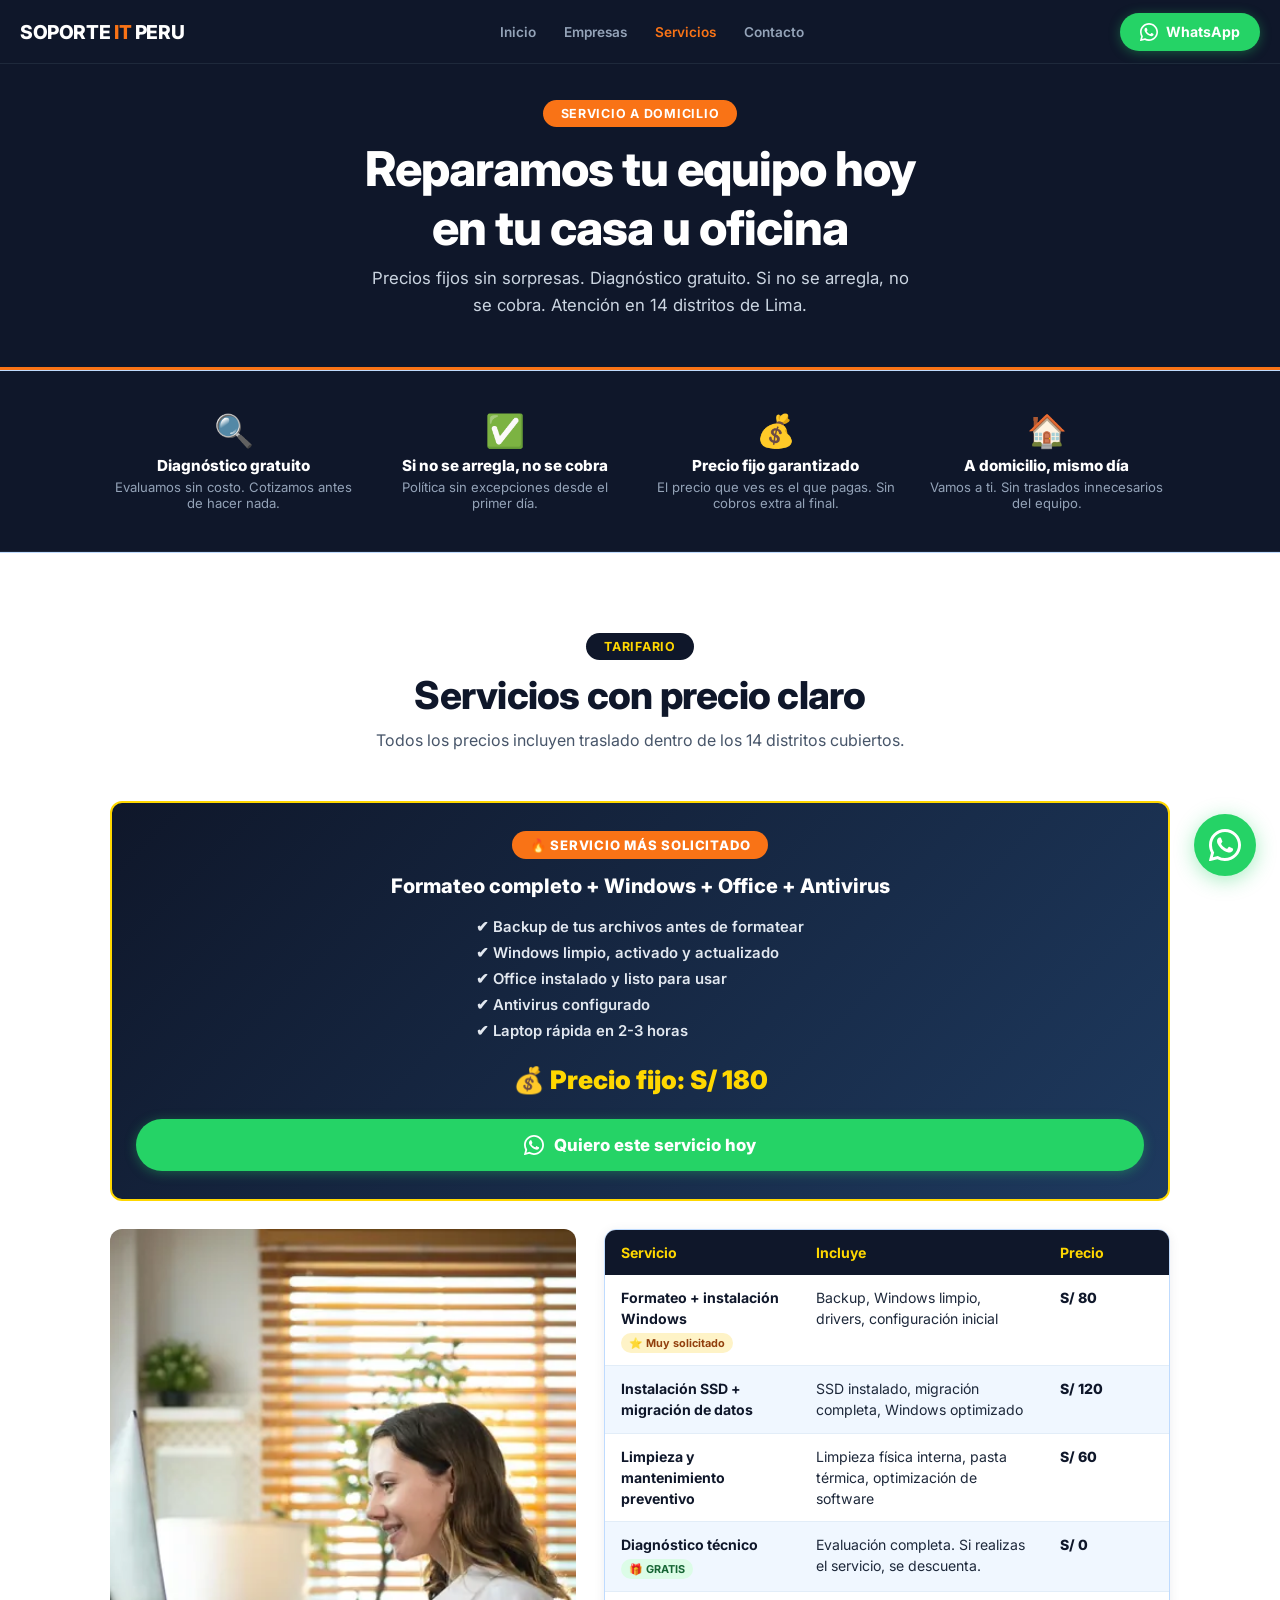
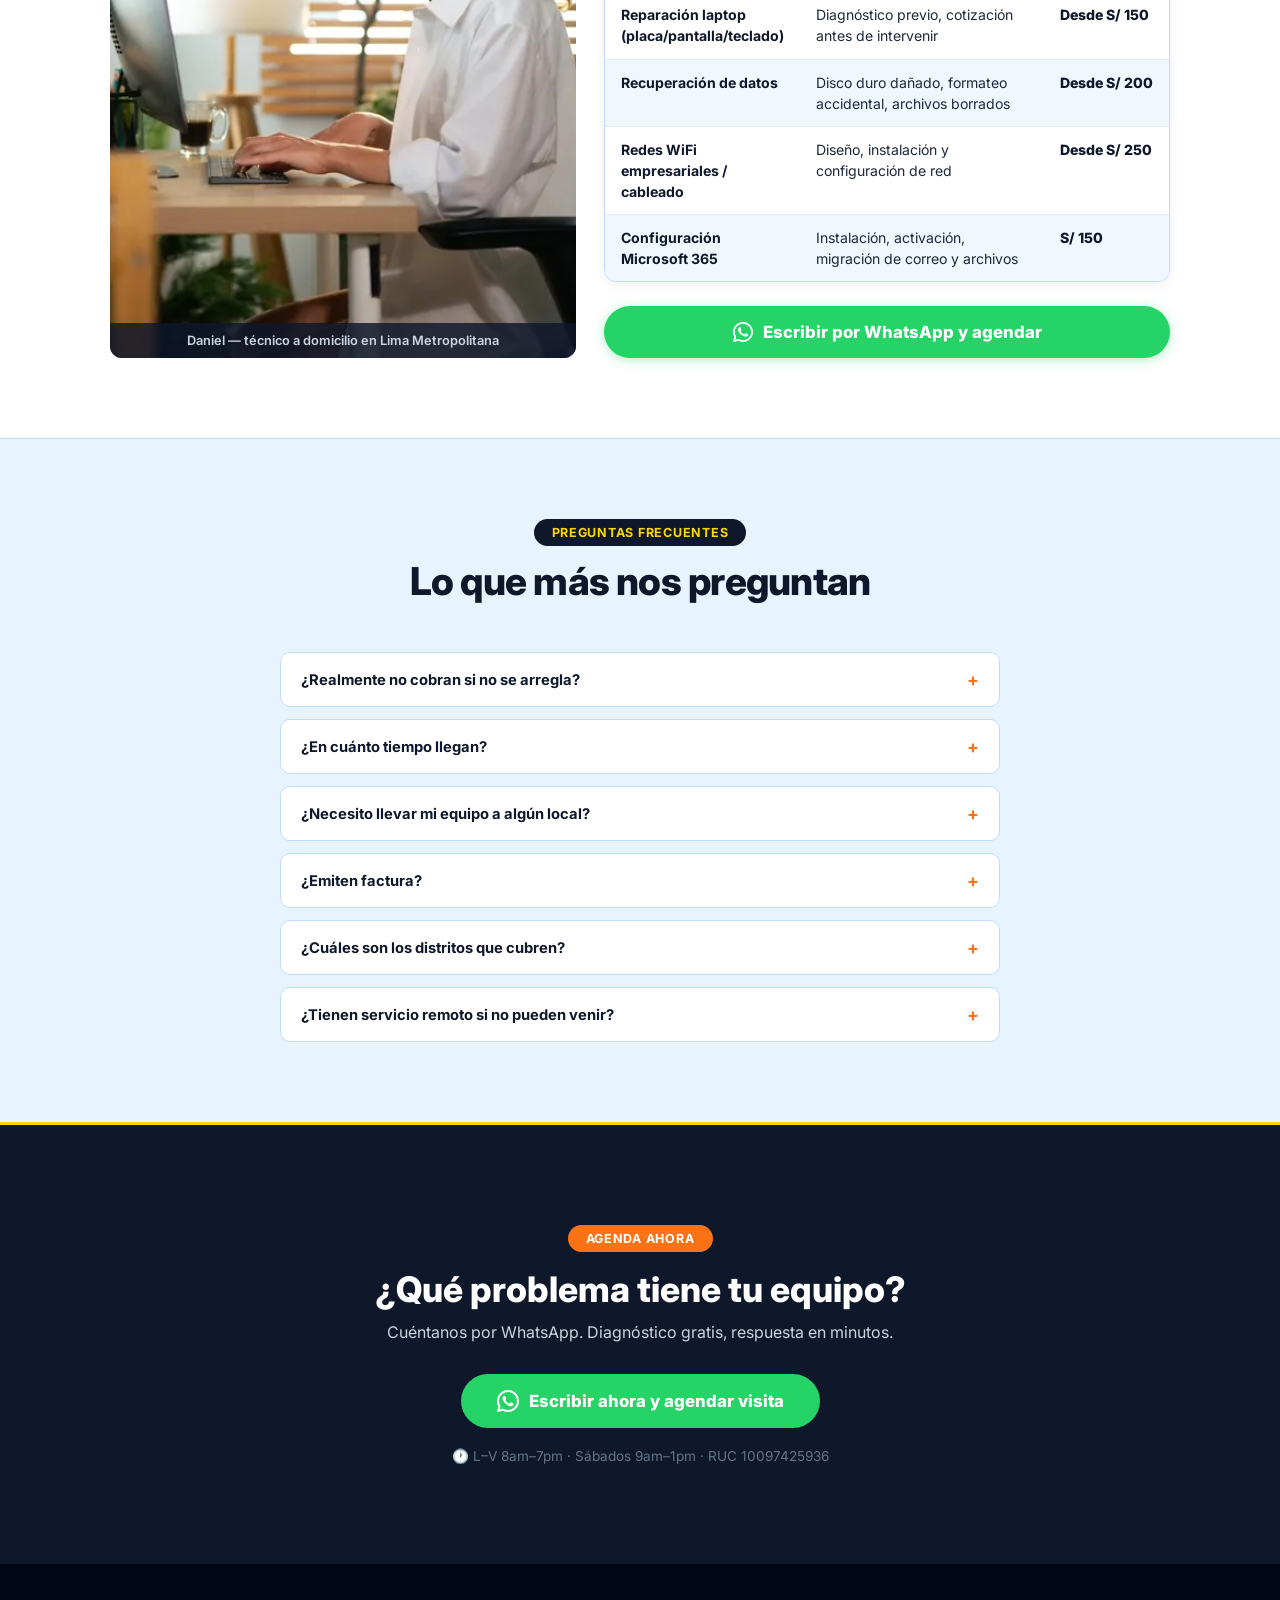
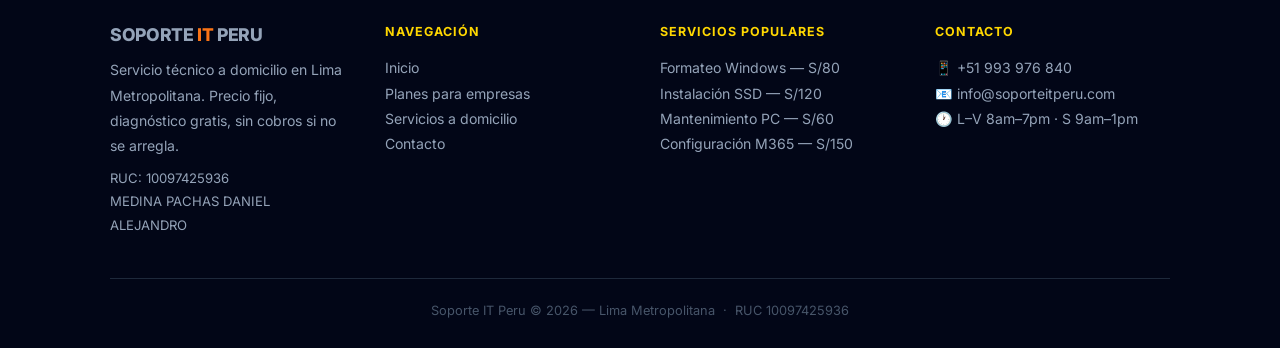
<file: servicios.html>
<!DOCTYPE html>
<html lang="es">
<head>
  <meta charset="UTF-8" />
  <meta name="viewport" content="width=device-width, initial-scale=1.0" />
  <title>Servicios técnicos a domicilio en Lima | Soporte IT Peru</title>
  <meta name="description" content="Reparación de laptops y PCs a domicilio en Lima. Formateo, SSD, virus, redes WiFi, Microsoft 365. Diagnóstico gratis. Si no se arregla, no se cobra." />
  <meta property="og:title" content="Servicios técnicos a domicilio — Soporte IT Peru" />
  <meta property="og:description" content="Reparamos tu laptop hoy en Lima. Formateo desde S/80. Diagnóstico gratis. Si no se arregla, no se cobra." />
  <meta property="og:type" content="website" />
  <meta property="og:url" content="https://soporteitperu.com/servicios.html" />
  <meta name="robots" content="index, follow" />
  <link rel="canonical" href="https://soporteitperu.com/servicios.html" />
  <meta name="theme-color" content="#0f172a" />

  <link rel="preconnect" href="https://fonts.googleapis.com" />
  <link rel="preconnect" href="https://fonts.gstatic.com" crossorigin />
  <link href="https://fonts.googleapis.com/css2?family=Inter:wght@400;500;600;700;800;900&display=swap" rel="stylesheet" />
  <link rel="stylesheet" href="styles.css" />
</head>
<body>

  <!-- HEADER -->
  <header id="main-header">
    <a href="index.html" class="logo">SOPORTE <span>IT</span> PERU</a>

    <button class="nav-toggle" id="navToggle" aria-label="Abrir menú" aria-expanded="false">
      <span></span><span></span><span></span>
    </button>

    <ul class="nav-links" id="navLinks">
      <li><a href="index.html">Inicio</a></li>
      <li><a href="empresas.html">Empresas</a></li>
      <li><a href="servicios.html" class="active">Servicios</a></li>
      <li><a href="contacto.html">Contacto</a></li>
    </ul>

    <a href="https://wa.me/51993976840?text=Hola,%20necesito%20soporte%20técnico%20para%20mi%20equipo" class="btn-wa" target="_blank" rel="noopener">
      <svg width="18" height="18" viewBox="0 0 24 24" fill="#fff" aria-hidden="true"><path d="M17.472 14.382c-.297-.149-1.758-.867-2.03-.967-.273-.099-.471-.148-.67.15-.197.297-.767.966-.94 1.164-.173.199-.347.223-.644.075-.297-.15-1.255-.463-2.39-1.475-.883-.788-1.48-1.761-1.653-2.059-.173-.297-.018-.458.13-.606.134-.133.298-.347.446-.52.149-.174.198-.298.298-.497.099-.198.05-.371-.025-.52-.075-.149-.669-1.612-.916-2.207-.242-.579-.487-.5-.669-.51-.173-.008-.371-.01-.57-.01-.198 0-.52.074-.792.372-.272.297-1.04 1.016-1.04 2.479 0 1.462 1.065 2.875 1.213 3.074.149.198 2.096 3.2 5.077 4.487.709.306 1.262.489 1.694.625.712.227 1.36.195 1.871.118.571-.085 1.758-.719 2.006-1.413.248-.694.248-1.289.173-1.413-.074-.124-.272-.198-.57-.347z"/><path d="M12 0C5.373 0 0 5.373 0 12c0 2.127.558 4.126 1.534 5.858L.054 23.486a.5.5 0 0 0 .612.612l5.628-1.48A11.944 11.944 0 0 0 12 24c6.627 0 12-5.373 12-12S18.627 0 12 0zm0 21.818a9.806 9.806 0 0 1-5.032-1.384l-.36-.214-3.733.981.999-3.648-.235-.374A9.806 9.806 0 0 1 2.182 12C2.182 6.57 6.57 2.182 12 2.182c5.43 0 9.818 4.388 9.818 9.818 0 5.43-4.388 9.818-9.818 9.818z"/></svg>
      <span class="btn-wa-text">WhatsApp</span>
    </a>
  </header>

  <main>

    <!-- HERO -->
    <div class="page-hero">
      <span class="badge badge-orange">SERVICIO A DOMICILIO</span>
      <h1 class="page-hero-title">Reparamos tu equipo hoy<br>en tu casa u oficina</h1>
      <p class="page-hero-sub">Precios fijos sin sorpresas. Diagnóstico gratuito. Si no se arregla, no se cobra. Atención en 14 distritos de Lima.</p>
    </div>


    <!-- GARANTÍA DESTACADA -->
    <section style="background:var(--dark); padding:40px 0; border-bottom:1px solid var(--border);">
      <div class="section-inner">
        <div style="display:grid; grid-template-columns:repeat(auto-fit,minmax(200px,1fr)); gap:1.5rem; text-align:center;">
          <div>
            <div style="font-size:2rem; margin-bottom:.4rem;">🔍</div>
            <div style="font-weight:800; color:#fff; font-size:0.95rem;">Diagnóstico gratuito</div>
            <div style="font-size:0.82rem; color:#94a3b8; margin-top:.25rem;">Evaluamos sin costo. Cotizamos antes de hacer nada.</div>
          </div>
          <div>
            <div style="font-size:2rem; margin-bottom:.4rem;">✅</div>
            <div style="font-weight:800; color:#fff; font-size:0.95rem;">Si no se arregla, no se cobra</div>
            <div style="font-size:0.82rem; color:#94a3b8; margin-top:.25rem;">Política sin excepciones desde el primer día.</div>
          </div>
          <div>
            <div style="font-size:2rem; margin-bottom:.4rem;">💰</div>
            <div style="font-weight:800; color:#fff; font-size:0.95rem;">Precio fijo garantizado</div>
            <div style="font-size:0.82rem; color:#94a3b8; margin-top:.25rem;">El precio que ves es el que pagas. Sin cobros extra al final.</div>
          </div>
          <div>
            <div style="font-size:2rem; margin-bottom:.4rem;">🏠</div>
            <div style="font-weight:800; color:#fff; font-size:0.95rem;">A domicilio, mismo día</div>
            <div style="font-size:0.82rem; color:#94a3b8; margin-top:.25rem;">Vamos a ti. Sin traslados innecesarios del equipo.</div>
          </div>
        </div>
      </div>
    </section>


    <!-- TARIFARIO -->
    <section id="tarifario">
      <div class="section-inner">
        <div class="section-head fade-in">
          <span class="badge badge-dark">TARIFARIO</span>
          <h2 class="section-title">Servicios con precio claro</h2>
          <p class="section-sub">Todos los precios incluyen traslado dentro de los 14 distritos cubiertos.</p>
        </div>

        <!-- Servicio estrella -->
        <div class="destacado fade-in">
          <div class="destacado-badge">🔥 Servicio más solicitado</div>
          <h3 class="destacado-title">Formateo completo + Windows + Office + Antivirus</h3>
          <ul class="destacado-list">
            <li>✔ Backup de tus archivos antes de formatear</li>
            <li>✔ Windows limpio, activado y actualizado</li>
            <li>✔ Office instalado y listo para usar</li>
            <li>✔ Antivirus configurado</li>
            <li>✔ Laptop rápida en 2-3 horas</li>
          </ul>
          <div class="destacado-precio">💰 Precio fijo: S/ 180</div>
          <a href="https://wa.me/51993976840?text=Hola,%20quiero%20el%20formateo%20completo%20con%20Office%20y%20Antivirus%20por%20S/180" class="btn-green-full" target="_blank" rel="noopener">
            <svg width="20" height="20" viewBox="0 0 24 24" fill="#fff" aria-hidden="true"><path d="M17.472 14.382c-.297-.149-1.758-.867-2.03-.967-.273-.099-.471-.148-.67.15-.197.297-.767.966-.94 1.164-.173.199-.347.223-.644.075-.297-.15-1.255-.463-2.39-1.475-.883-.788-1.48-1.761-1.653-2.059-.173-.297-.018-.458.13-.606.134-.133.298-.347.446-.52.149-.174.198-.298.298-.497.099-.198.05-.371-.025-.52-.075-.149-.669-1.612-.916-2.207-.242-.579-.487-.5-.669-.51-.173-.008-.371-.01-.57-.01-.198 0-.52.074-.792.372-.272.297-1.04 1.016-1.04 2.479 0 1.462 1.065 2.875 1.213 3.074.149.198 2.096 3.2 5.077 4.487.709.306 1.262.489 1.694.625.712.227 1.36.195 1.871.118.571-.085 1.758-.719 2.006-1.413.248-.694.248-1.289.173-1.413-.074-.124-.272-.198-.57-.347z"/><path d="M12 0C5.373 0 0 5.373 0 12c0 2.127.558 4.126 1.534 5.858L.054 23.486a.5.5 0 0 0 .612.612l5.628-1.48A11.944 11.944 0 0 0 12 24c6.627 0 12-5.373 12-12S18.627 0 12 0zm0 21.818a9.806 9.806 0 0 1-5.032-1.384l-.36-.214-3.733.981.999-3.648-.235-.374A9.806 9.806 0 0 1 2.182 12C2.182 6.57 6.57 2.182 12 2.182c5.43 0 9.818 4.388 9.818 9.818 0 5.43-4.388 9.818-9.818 9.818z"/></svg>
            Quiero este servicio hoy
          </a>
        </div>

        <!-- Tabla de servicios -->
        <div class="servicios-layout fade-in">
          <div class="servicios-img-wrap">
            <img src="servicios.webp" alt="Técnico a domicilio reparando laptop en Lima" loading="lazy" />
            <div class="servicios-img-caption">Daniel — técnico a domicilio en Lima Metropolitana</div>
          </div>

          <div>
            <div class="table-wrap">
              <table>
                <thead>
                  <tr>
                    <th>Servicio</th>
                    <th>Incluye</th>
                    <th>Precio</th>
                  </tr>
                </thead>
                <tbody>
                  <tr>
                    <td class="td-service" data-label="Servicio">
                      Formateo + instalación Windows<br>
                      <span class="badge-popular">⭐ Muy solicitado</span>
                    </td>
                    <td data-label="Incluye">Backup, Windows limpio, drivers, configuración inicial</td>
                    <td class="td-price" data-label="Precio">S/ 80</td>
                  </tr>
                  <tr>
                    <td class="td-service" data-label="Servicio">Instalación SSD + migración de datos</td>
                    <td data-label="Incluye">SSD instalado, migración completa, Windows optimizado</td>
                    <td class="td-price" data-label="Precio">S/ 120</td>
                  </tr>
                  <tr>
                    <td class="td-service" data-label="Servicio">Limpieza y mantenimiento preventivo</td>
                    <td data-label="Incluye">Limpieza física interna, pasta térmica, optimización de software</td>
                    <td class="td-price" data-label="Precio">S/ 60</td>
                  </tr>
                  <tr>
                    <td class="td-service" data-label="Servicio">
                      Diagnóstico técnico<br>
                      <span class="badge-top">🎁 GRATIS</span>
                    </td>
                    <td data-label="Incluye">Evaluación completa. Si realizas el servicio, se descuenta.</td>
                    <td class="td-price" data-label="Precio">S/ 0</td>
                  </tr>
                  <tr>
                    <td class="td-service" data-label="Servicio">Reparación laptop (placa/pantalla/teclado)</td>
                    <td data-label="Incluye">Diagnóstico previo, cotización antes de intervenir</td>
                    <td class="td-price" data-label="Precio">Desde S/ 150</td>
                  </tr>
                  <tr>
                    <td class="td-service" data-label="Servicio">Recuperación de datos</td>
                    <td data-label="Incluye">Disco duro dañado, formateo accidental, archivos borrados</td>
                    <td class="td-price" data-label="Precio">Desde S/ 200</td>
                  </tr>
                  <tr>
                    <td class="td-service" data-label="Servicio">Redes WiFi empresariales / cableado</td>
                    <td data-label="Incluye">Diseño, instalación y configuración de red</td>
                    <td class="td-price" data-label="Precio">Desde S/ 250</td>
                  </tr>
                  <tr>
                    <td class="td-service" data-label="Servicio">Configuración Microsoft 365</td>
                    <td data-label="Incluye">Instalación, activación, migración de correo y archivos</td>
                    <td class="td-price" data-label="Precio">S/ 150</td>
                  </tr>
                </tbody>
              </table>
            </div>
            <a href="https://wa.me/51993976840?text=Hola,%20necesito%20soporte%20técnico%20para%20mi%20equipo" class="btn-green-full" target="_blank" rel="noopener">
              <svg width="20" height="20" viewBox="0 0 24 24" fill="#fff" aria-hidden="true"><path d="M17.472 14.382c-.297-.149-1.758-.867-2.03-.967-.273-.099-.471-.148-.67.15-.197.297-.767.966-.94 1.164-.173.199-.347.223-.644.075-.297-.15-1.255-.463-2.39-1.475-.883-.788-1.48-1.761-1.653-2.059-.173-.297-.018-.458.13-.606.134-.133.298-.347.446-.52.149-.174.198-.298.298-.497.099-.198.05-.371-.025-.52-.075-.149-.669-1.612-.916-2.207-.242-.579-.487-.5-.669-.51-.173-.008-.371-.01-.57-.01-.198 0-.52.074-.792.372-.272.297-1.04 1.016-1.04 2.479 0 1.462 1.065 2.875 1.213 3.074.149.198 2.096 3.2 5.077 4.487.709.306 1.262.489 1.694.625.712.227 1.36.195 1.871.118.571-.085 1.758-.719 2.006-1.413.248-.694.248-1.289.173-1.413-.074-.124-.272-.198-.57-.347z"/><path d="M12 0C5.373 0 0 5.373 0 12c0 2.127.558 4.126 1.534 5.858L.054 23.486a.5.5 0 0 0 .612.612l5.628-1.48A11.944 11.944 0 0 0 12 24c6.627 0 12-5.373 12-12S18.627 0 12 0zm0 21.818a9.806 9.806 0 0 1-5.032-1.384l-.36-.214-3.733.981.999-3.648-.235-.374A9.806 9.806 0 0 1 2.182 12C2.182 6.57 6.57 2.182 12 2.182c5.43 0 9.818 4.388 9.818 9.818 0 5.43-4.388 9.818-9.818 9.818z"/></svg>
              Escribir por WhatsApp y agendar
            </a>
          </div>
        </div>
      </div>
    </section>


    <!-- FAQ -->
    <section id="faq" style="background:var(--bg1);">
      <div class="section-inner">
        <div class="section-head fade-in">
          <span class="badge badge-dark">PREGUNTAS FRECUENTES</span>
          <h2 class="section-title">Lo que más nos preguntan</h2>
        </div>

        <div class="faq-list fade-in">

          <div class="faq-item">
            <button class="faq-question">
              ¿Realmente no cobran si no se arregla?
              <span class="faq-icon">+</span>
            </button>
            <div class="faq-answer">
              Sí. Si después del diagnóstico vemos que no podemos resolver el problema, no te cobramos nada. Tampoco aplicamos el "diagnóstico pagado aunque no lo arregle". Política sin excepciones.
            </div>
          </div>

          <div class="faq-item">
            <button class="faq-question">
              ¿En cuánto tiempo llegan?
              <span class="faq-icon">+</span>
            </button>
            <div class="faq-answer">
              Respondemos el WhatsApp en menos de 10 minutos. La visita se agenda ese mismo día o al siguiente según disponibilidad. En la mayoría de casos atendemos el mismo día que escribes.
            </div>
          </div>

          <div class="faq-item">
            <button class="faq-question">
              ¿Necesito llevar mi equipo a algún local?
              <span class="faq-icon">+</span>
            </button>
            <div class="faq-answer">
              No. Vamos a tu domicilio u oficina. En la mayoría de casos resolvemos el problema en el lugar, sin necesidad de llevarte el equipo. Si requiere taller (reparación de hardware), coordinamos contigo el recojo y entrega.
            </div>
          </div>

          <div class="faq-item">
            <button class="faq-question">
              ¿Emiten factura?
              <span class="faq-icon">+</span>
            </button>
            <div class="faq-answer">
              Sí. Emitimos boleta o factura electrónica con RUC 10097425936 válida para SUNAT. Si eres empresa, tus gastos de IT quedan documentados como gasto deducible.
            </div>
          </div>

          <div class="faq-item">
            <button class="faq-question">
              ¿Cuáles son los distritos que cubren?
              <span class="faq-icon">+</span>
            </button>
            <div class="faq-answer">
              Los Olivos, San Martín de Porres, Independencia, Comas, San Miguel, Pueblo Libre, Jesús María, Magdalena, San Borja, Miraflores, San Isidro, San Luis, Cercado de Lima y La Victoria. Si tu distrito no está en la lista, consúltanos — podemos evaluar cobertura con cargo extra.
            </div>
          </div>

          <div class="faq-item">
            <button class="faq-question">
              ¿Tienen servicio remoto si no pueden venir?
              <span class="faq-icon">+</span>
            </button>
            <div class="faq-answer">
              Sí. Para problemas de software, configuración, virus, lentitud y otros, trabajamos en modalidad remota mediante TeamViewer o AnyDesk. Se coordina por WhatsApp y lo hacemos en tiempo real mientras tú ves la pantalla.
            </div>
          </div>

        </div>
      </div>
    </section>


    <!-- CTA -->
    <section id="cta">
      <div class="section-inner">
        <div class="fade-in" style="text-align:center; max-width:640px; margin:0 auto;">
          <span class="badge badge-orange">AGENDA AHORA</span>
          <h2 class="cta-title">¿Qué problema tiene tu equipo?</h2>
          <p class="cta-sub">Cuéntanos por WhatsApp. Diagnóstico gratis, respuesta en minutos.</p>
          <a href="https://wa.me/51993976840?text=Hola,%20mi%20equipo%20tiene%20el%20siguiente%20problema:%20" class="btn-hero" target="_blank" rel="noopener">
            <svg width="22" height="22" viewBox="0 0 24 24" fill="#fff" aria-hidden="true"><path d="M17.472 14.382c-.297-.149-1.758-.867-2.03-.967-.273-.099-.471-.148-.67.15-.197.297-.767.966-.94 1.164-.173.199-.347.223-.644.075-.297-.15-1.255-.463-2.39-1.475-.883-.788-1.48-1.761-1.653-2.059-.173-.297-.018-.458.13-.606.134-.133.298-.347.446-.52.149-.174.198-.298.298-.497.099-.198.05-.371-.025-.52-.075-.149-.669-1.612-.916-2.207-.242-.579-.487-.5-.669-.51-.173-.008-.371-.01-.57-.01-.198 0-.52.074-.792.372-.272.297-1.04 1.016-1.04 2.479 0 1.462 1.065 2.875 1.213 3.074.149.198 2.096 3.2 5.077 4.487.709.306 1.262.489 1.694.625.712.227 1.36.195 1.871.118.571-.085 1.758-.719 2.006-1.413.248-.694.248-1.289.173-1.413-.074-.124-.272-.198-.57-.347z"/><path d="M12 0C5.373 0 0 5.373 0 12c0 2.127.558 4.126 1.534 5.858L.054 23.486a.5.5 0 0 0 .612.612l5.628-1.48A11.944 11.944 0 0 0 12 24c6.627 0 12-5.373 12-12S18.627 0 12 0zm0 21.818a9.806 9.806 0 0 1-5.032-1.384l-.36-.214-3.733.981.999-3.648-.235-.374A9.806 9.806 0 0 1 2.182 12C2.182 6.57 6.57 2.182 12 2.182c5.43 0 9.818 4.388 9.818 9.818 0 5.43-4.388 9.818-9.818 9.818z"/></svg>
            Escribir ahora y agendar visita
          </a>
          <p class="cta-note">🕐 L–V 8am–7pm · Sábados 9am–1pm · RUC 10097425936</p>
        </div>
      </div>
    </section>

  </main>


  <!-- FOOTER -->
  <footer>
    <div class="section-inner">
      <div class="footer-grid">
        <div class="footer-col">
          <a href="index.html" class="logo" style="font-size:1.1rem;">SOPORTE <span>IT</span> PERU</a>
          <p class="footer-desc">Servicio técnico a domicilio en Lima Metropolitana. Precio fijo, diagnóstico gratis, sin cobros si no se arregla.</p>
          <p class="footer-desc" style="margin-top:.5rem; font-size:0.82rem;">RUC: 10097425936<br>MEDINA PACHAS DANIEL ALEJANDRO</p>
        </div>
        <div class="footer-col">
          <h4>Navegación</h4>
          <ul>
            <li><a href="index.html">Inicio</a></li>
            <li><a href="empresas.html">Planes para empresas</a></li>
            <li><a href="servicios.html">Servicios a domicilio</a></li>
            <li><a href="contacto.html">Contacto</a></li>
          </ul>
        </div>
        <div class="footer-col">
          <h4>Servicios populares</h4>
          <ul>
            <li>Formateo Windows — S/80</li>
            <li>Instalación SSD — S/120</li>
            <li>Mantenimiento PC — S/60</li>
            <li>Configuración M365 — S/150</li>
          </ul>
        </div>
        <div class="footer-col">
          <h4>Contacto</h4>
          <ul>
            <li>📱 <a href="https://wa.me/51993976840" target="_blank" rel="noopener">+51 993 976 840</a></li>
            <li>📧 <a href="mailto:info@soporteitperu.com">info@soporteitperu.com</a></li>
            <li>🕐 L–V 8am–7pm · S 9am–1pm</li>
          </ul>
        </div>
      </div>
      <div class="footer-copy">
        Soporte IT Peru © 2026 — Lima Metropolitana &nbsp;·&nbsp; RUC 10097425936
      </div>
    </div>
  </footer>


  <!-- FLOATING WHATSAPP -->
  <a href="https://wa.me/51993976840?text=Hola,%20necesito%20soporte%20técnico%20para%20mi%20equipo" class="wa-float" target="_blank" rel="noopener" aria-label="Contactar por WhatsApp">
    <svg width="32" height="32" viewBox="0 0 24 24" fill="#fff" aria-hidden="true"><path d="M17.472 14.382c-.297-.149-1.758-.867-2.03-.967-.273-.099-.471-.148-.67.15-.197.297-.767.966-.94 1.164-.173.199-.347.223-.644.075-.297-.15-1.255-.463-2.39-1.475-.883-.788-1.48-1.761-1.653-2.059-.173-.297-.018-.458.13-.606.134-.133.298-.347.446-.52.149-.174.198-.298.298-.497.099-.198.05-.371-.025-.52-.075-.149-.669-1.612-.916-2.207-.242-.579-.487-.5-.669-.51-.173-.008-.371-.01-.57-.01-.198 0-.52.074-.792.372-.272.297-1.04 1.016-1.04 2.479 0 1.462 1.065 2.875 1.213 3.074.149.198 2.096 3.2 5.077 4.487.709.306 1.262.489 1.694.625.712.227 1.36.195 1.871.118.571-.085 1.758-.719 2.006-1.413.248-.694.248-1.289.173-1.413-.074-.124-.272-.198-.57-.347z"/><path d="M12 0C5.373 0 0 5.373 0 12c0 2.127.558 4.126 1.534 5.858L.054 23.486a.5.5 0 0 0 .612.612l5.628-1.48A11.944 11.944 0 0 0 12 24c6.627 0 12-5.373 12-12S18.627 0 12 0zm0 21.818a9.806 9.806 0 0 1-5.032-1.384l-.36-.214-3.733.981.999-3.648-.235-.374A9.806 9.806 0 0 1 2.182 12C2.182 6.57 6.57 2.182 12 2.182c5.43 0 9.818 4.388 9.818 9.818 0 5.43-4.388 9.818-9.818 9.818z"/></svg>
  </a>


  <script>
    // ── Fade-in ──
    const observer = new IntersectionObserver((entries) => {
      entries.forEach(e => { if (e.isIntersecting) { e.target.classList.add('visible'); observer.unobserve(e.target); } });
    }, { threshold: 0.1 });
    document.querySelectorAll('.fade-in').forEach(el => observer.observe(el));

    // ── Nav toggle ──
    const navToggle = document.getElementById('navToggle');
    const mainHeader = document.getElementById('main-header');
    navToggle.addEventListener('click', () => {
      const isOpen = mainHeader.classList.toggle('nav-open');
      navToggle.setAttribute('aria-expanded', isOpen);
    });
    document.querySelectorAll('.nav-links a').forEach(link => {
      link.addEventListener('click', () => {
        mainHeader.classList.remove('nav-open');
        navToggle.setAttribute('aria-expanded', 'false');
      });
    });

    // ── FAQ accordion ──
    document.querySelectorAll('.faq-question').forEach(btn => {
      btn.addEventListener('click', () => {
        const item = btn.closest('.faq-item');
        const isOpen = item.classList.contains('open');
        document.querySelectorAll('.faq-item').forEach(i => i.classList.remove('open'));
        if (!isOpen) item.classList.add('open');
      });
    });
  </script>

</body>
</html>
</file>
<file: styles.css>
/* ============================================================
   SOPORTE IT PERU — styles.css
   CSS compartido para todas las páginas del sitio
   soporteitperu.com
   ============================================================ */

/* ── RESET & VARIABLES ── */
*, *::before, *::after { box-sizing: border-box; margin: 0; padding: 0; }

:root {
  --orange:      #f97316;
  --green:       #25d366;
  --dark:        #0f172a;
  --darker:      #020617;
  --border:      #1e293b;
  --gold:        #FFD700;
  --bg1:         #e8f4fd;
  --bg2:         #dbeafe;
  --card-border: #bfdbfe;
  --text-muted:  #cbd5e1;
}

html { scroll-behavior: smooth; }

body {
  font-family: 'Inter', sans-serif;
  color: #1e293b;
  background: #fff;
  overflow-x: hidden;
}


/* ══════════════════════════════════════════════
   HEADER + NAV
══════════════════════════════════════════════ */

header {
  position: fixed;
  top: 0; left: 0; right: 0;
  z-index: 1000;
  background: var(--dark);
  border-bottom: 1px solid var(--border);
  padding: 0 1.25rem;
  height: 64px;
  display: flex;
  align-items: center;
  justify-content: space-between;
  gap: 1rem;
}

.logo {
  font-weight: 800;
  font-size: 1.2rem;
  white-space: nowrap;
  color: #fff;
  text-decoration: none;
  letter-spacing: -0.02em;
  flex-shrink: 0;
}
.logo span { color: var(--orange); }

/* Navegación principal */
.nav-links {
  display: flex;
  align-items: center;
  gap: 0;
  list-style: none;
  margin: 0 auto;
}
.nav-links a {
  display: block;
  color: #94a3b8;
  text-decoration: none;
  font-size: 0.85rem;
  font-weight: 600;
  padding: 8px 14px;
  border-radius: 6px;
  transition: color .2s, background .2s;
  white-space: nowrap;
}
.nav-links a:hover  { color: #fff; background: rgba(255,255,255,0.07); }
.nav-links a.active { color: var(--orange); }

/* Hamburger (mobile) */
.nav-toggle {
  display: none;
  flex-direction: column;
  gap: 5px;
  background: none;
  border: none;
  cursor: pointer;
  padding: 6px;
}
.nav-toggle span {
  display: block;
  width: 22px;
  height: 2px;
  background: #fff;
  border-radius: 2px;
  transition: transform .3s, opacity .3s;
}

/* Mobile nav abierto */
.nav-open .nav-links {
  display: flex;
  flex-direction: column;
  position: fixed;
  top: 64px; left: 0; right: 0;
  background: var(--dark);
  border-bottom: 1px solid var(--border);
  padding: 1rem 1.25rem 1.5rem;
  gap: 4px;
  align-items: flex-start;
}
.nav-open .nav-links a {
  font-size: 1rem;
  padding: 10px 14px;
  width: 100%;
}

.btn-wa {
  display: inline-flex;
  align-items: center;
  gap: 8px;
  background: var(--green);
  color: #fff;
  font-weight: 700;
  font-size: 0.88rem;
  text-decoration: none;
  padding: 10px 20px;
  border-radius: 50px;
  box-shadow: 0 2px 12px rgba(37,211,102,0.35);
  transition: transform .2s, box-shadow .2s;
  white-space: nowrap;
  flex-shrink: 0;
}
.btn-wa:hover { transform: translateY(-2px); box-shadow: 0 4px 20px rgba(37,211,102,0.5); }
.btn-wa svg   { flex-shrink: 0; }


/* ══════════════════════════════════════════════
   HERO — HOME (full height)
══════════════════════════════════════════════ */

#hero {
  min-height: 100vh;
  background-image:
    linear-gradient(135deg, rgba(5,10,30,0.87) 0%, rgba(15,40,120,0.78) 100%),
    url('hero.webp');
  background-size: cover;
  background-position: center;
  display: flex;
  align-items: center;
  padding: 100px 1.25rem 60px;
}

.hero-inner {
  max-width: 800px;
  margin: 0 auto;
  text-align: center;
}

.hero-title {
  font-size: clamp(2rem, 5vw, 3.5rem);
  font-weight: 800;
  color: #fff;
  line-height: 1.15;
  margin: 1.25rem 0 1rem;
  letter-spacing: -0.02em;
}
.hero-title em { color: var(--orange); font-style: normal; }

.hero-sub {
  font-size: clamp(1rem, 2.5vw, 1.2rem);
  color: var(--text-muted);
  max-width: 620px;
  margin: 0 auto 2rem;
  line-height: 1.65;
}

.hero-emotional {
  font-size: clamp(1.4rem, 4vw, 2.2rem);
  font-weight: 800;
  color: #fff;
  line-height: 1.2;
  margin-bottom: .75rem;
}
.hero-emotional em { color: var(--orange); font-style: normal; }

.hero-confirm {
  color: #4ade80;
  font-size: 1.1rem;
  font-weight: 600;
  margin: 0 0 1rem;
}
.hero-urgency {
  color: #94a3b8;
  font-size: 0.85rem;
  text-align: center;
  margin-top: 1rem;
}

.hero-badges {
  display: flex;
  flex-wrap: wrap;
  justify-content: center;
  gap: 10px;
  margin-top: 2rem;
}
.hero-badge-item {
  background: rgba(255,255,255,0.1);
  color: #fff;
  font-size: 0.82rem;
  font-weight: 600;
  padding: 8px 16px;
  border-radius: 50px;
  border: 1px solid rgba(255,255,255,0.18);
  backdrop-filter: blur(4px);
}

/* HERO — páginas internas (mini) */
.page-hero {
  background: var(--dark);
  padding: 100px 1.25rem 48px;
  text-align: center;
  border-bottom: 3px solid var(--orange);
}
.page-hero-title {
  font-size: clamp(1.8rem, 4vw, 3rem);
  font-weight: 800;
  color: #fff;
  letter-spacing: -0.02em;
  margin: .75rem 0 .5rem;
}
.page-hero-sub {
  font-size: 1.05rem;
  color: var(--text-muted);
  max-width: 560px;
  margin: 0 auto;
  line-height: 1.6;
}


/* ══════════════════════════════════════════════
   BADGES
══════════════════════════════════════════════ */

.badge {
  display: inline-block;
  font-size: 0.78rem;
  font-weight: 700;
  letter-spacing: .06em;
  text-transform: uppercase;
  padding: 6px 18px;
  border-radius: 50px;
}
.badge-orange { background: var(--orange); color: #fff; }
.badge-dark   { background: var(--dark);   color: var(--gold); }
.badge-gold   { background: var(--gold);   color: var(--dark); }

.badge-bono {
  display: inline-block;
  background: var(--orange);
  color: #fff;
  font-size: 0.75rem;
  font-weight: 600;
  padding: 3px 10px;
  border-radius: 50px;
  margin-top: 4px;
  white-space: nowrap;
}
.badge-popular {
  display: inline-block;
  background: #fef3c7;
  color: #92400e;
  font-size: 0.68rem;
  font-weight: 700;
  padding: 2px 8px;
  border-radius: 50px;
  margin-top: 4px;
}
.badge-top {
  display: inline-block;
  background: #dcfce7;
  color: #166534;
  font-size: 0.68rem;
  font-weight: 700;
  padding: 2px 8px;
  border-radius: 50px;
  margin-top: 4px;
}
.badge-recomendado {
  display: inline-block;
  background: var(--orange);
  color: #fff;
  font-size: 0.72rem;
  font-weight: 800;
  letter-spacing: .04em;
  text-transform: uppercase;
  padding: 4px 14px;
  border-radius: 50px;
  margin-bottom: .75rem;
}


/* ══════════════════════════════════════════════
   BOTONES
══════════════════════════════════════════════ */

@keyframes pulse-btn {
  0%   { box-shadow: 0 0 0 0 rgba(37,211,102,0.5); }
  70%  { box-shadow: 0 0 0 14px rgba(37,211,102,0); }
  100% { box-shadow: 0 0 0 0 rgba(37,211,102,0); }
}

.btn-hero {
  display: inline-flex;
  align-items: center;
  gap: 10px;
  background: var(--green);
  color: #fff;
  font-weight: 800;
  font-size: 1.05rem;
  text-decoration: none;
  padding: 16px 36px;
  border-radius: 50px;
  animation: pulse-btn 2s infinite;
  transition: transform .2s;
}
.btn-hero:hover { transform: translateY(-2px); }

.btn-green {
  display: inline-flex;
  align-items: center;
  gap: 7px;
  background: var(--green);
  color: #fff;
  font-weight: 700;
  font-size: 0.88rem;
  text-decoration: none;
  padding: 10px 20px;
  border-radius: 50px;
  box-shadow: 0 2px 8px rgba(37,211,102,0.3);
  transition: transform .2s, box-shadow .2s;
  border: none;
  cursor: pointer;
}
.btn-green:hover { transform: translateY(-2px); box-shadow: 0 4px 16px rgba(37,211,102,0.45); }

.btn-green-full {
  display: flex;
  align-items: center;
  justify-content: center;
  gap: 10px;
  width: 100%;
  background: var(--green);
  color: #fff;
  font-weight: 800;
  font-size: 1.05rem;
  text-decoration: none;
  padding: 16px;
  border-radius: 50px;
  box-shadow: 0 2px 12px rgba(37,211,102,0.35);
  transition: transform .2s, box-shadow .2s;
  margin-top: 1.5rem;
  border: none;
  cursor: pointer;
}
.btn-green-full:hover { transform: translateY(-2px); box-shadow: 0 4px 20px rgba(37,211,102,0.5); }

.btn-orange {
  display: inline-flex;
  align-items: center;
  gap: 8px;
  background: var(--orange);
  color: #fff;
  font-weight: 700;
  font-size: 0.92rem;
  text-decoration: none;
  padding: 12px 28px;
  border-radius: 50px;
  box-shadow: 0 2px 10px rgba(249,115,22,0.35);
  transition: transform .2s, box-shadow .2s;
  border: none;
  cursor: pointer;
  white-space: nowrap;
}
.btn-orange:hover { transform: translateY(-2px); box-shadow: 0 4px 18px rgba(249,115,22,0.5); }

.btn-outline {
  display: inline-flex;
  align-items: center;
  gap: 8px;
  background: transparent;
  color: #fff;
  font-weight: 700;
  font-size: 0.92rem;
  text-decoration: none;
  padding: 11px 26px;
  border-radius: 50px;
  border: 2px solid rgba(255,255,255,0.35);
  transition: border-color .2s, background .2s;
  cursor: pointer;
  white-space: nowrap;
}
.btn-outline:hover { border-color: #fff; background: rgba(255,255,255,0.07); }


/* ══════════════════════════════════════════════
   SECCIONES — COMUNES
══════════════════════════════════════════════ */

section { padding: 80px 0; border-top: 1px solid var(--card-border); }
.section-inner { max-width: 1100px; margin: 0 auto; padding: 0 1.25rem; }
.section-head  { text-align: center; margin-bottom: 3rem; }
.section-title {
  font-size: clamp(1.6rem, 3.5vw, 2.4rem);
  font-weight: 800;
  color: var(--dark);
  margin-top: .75rem;
  letter-spacing: -0.02em;
  line-height: 1.2;
}
.section-sub {
  font-size: 1rem;
  color: #475569;
  margin-top: .6rem;
  line-height: 1.6;
  max-width: 560px;
  margin-left: auto;
  margin-right: auto;
}

#problemas { background: var(--bg1); }
#ventajas  { background: var(--bg1); }
#servicios { background: var(--bg2); }
#casos     { background: var(--bg2); }


/* ══════════════════════════════════════════════
   CARDS GRID (servicios B2C, ventajas)
══════════════════════════════════════════════ */

.cards-grid {
  display: grid;
  grid-template-columns: repeat(auto-fit, minmax(240px, 1fr));
  gap: 1.5rem;
}

.card {
  background: #fff;
  border: 1px solid var(--card-border);
  border-radius: 12px;
  overflow: hidden;
  box-shadow: 0 2px 12px rgba(15,23,42,0.06);
  transition: box-shadow .25s, border-color .25s, transform .25s;
}
.card:hover {
  box-shadow: 0 8px 32px rgba(37,211,102,0.15);
  border-color: var(--green);
  transform: translateY(-4px);
}

.card-img {
  width: 100%;
  height: 160px;
  object-fit: cover;
  display: block;
}
.card-body  { padding: 1.25rem; }
.card-title {
  font-size: 1.05rem;
  font-weight: 700;
  color: var(--dark);
  margin-bottom: .5rem;
}
.card-title-orange { color: var(--orange); }
.card-text {
  font-size: 0.88rem;
  color: #475569;
  line-height: 1.6;
  margin-bottom: 1rem;
}
.card-icon {
  font-size: 2rem;
  margin-bottom: .5rem;
}


/* ══════════════════════════════════════════════
   PLAN CARDS B2B (empresas.html + preview home)
══════════════════════════════════════════════ */

.planes-grid {
  display: grid;
  grid-template-columns: repeat(3, 1fr);
  gap: 1.5rem;
  align-items: start;
}

.plan-card {
  background: #fff;
  border: 2px solid var(--card-border);
  border-radius: 16px;
  overflow: hidden;
  box-shadow: 0 4px 20px rgba(15,23,42,0.07);
  display: flex;
  flex-direction: column;
  transition: box-shadow .25s, border-color .25s, transform .25s;
}
.plan-card:hover {
  box-shadow: 0 12px 40px rgba(15,23,42,0.14);
  transform: translateY(-4px);
}

/* Plan destacado (Estándar) */
.plan-card.featured {
  border-color: var(--orange);
  box-shadow: 0 8px 36px rgba(249,115,22,0.18);
  position: relative;
  transform: translateY(-6px);
}
.plan-card.featured:hover {
  box-shadow: 0 16px 48px rgba(249,115,22,0.25);
  transform: translateY(-10px);
}

.plan-header {
  padding: 1.5rem 1.5rem 1.25rem;
  border-bottom: 1px solid var(--card-border);
}
.plan-card.featured .plan-header {
  background: linear-gradient(135deg, #fff7ed 0%, #ffedd5 100%);
  border-bottom-color: #fed7aa;
}

.plan-name {
  font-size: 1.15rem;
  font-weight: 800;
  color: var(--dark);
  margin-bottom: .25rem;
}
.plan-target {
  font-size: 0.82rem;
  color: #64748b;
  font-weight: 500;
  margin-bottom: 1rem;
}
.plan-price {
  display: flex;
  align-items: baseline;
  gap: 4px;
}
.plan-price-num {
  font-size: 2.4rem;
  font-weight: 900;
  color: var(--dark);
  letter-spacing: -0.03em;
  line-height: 1;
}
.plan-card.featured .plan-price-num { color: var(--orange); }
.plan-price-currency {
  font-size: 1rem;
  font-weight: 700;
  color: #64748b;
  align-self: flex-start;
  margin-top: 6px;
}
.plan-price-period {
  font-size: 0.82rem;
  color: #94a3b8;
  margin-left: 2px;
}

.plan-body {
  padding: 1.25rem 1.5rem;
  flex: 1;
}
.plan-list {
  list-style: none;
  padding: 0;
  display: flex;
  flex-direction: column;
  gap: .55rem;
}
.plan-list li {
  font-size: 0.88rem;
  color: #334155;
  line-height: 1.5;
  display: flex;
  align-items: flex-start;
  gap: 8px;
}
.plan-list li::before {
  content: '✓';
  color: #16a34a;
  font-weight: 800;
  font-size: 0.85rem;
  flex-shrink: 0;
  margin-top: 1px;
}

.plan-footer {
  padding: 1.25rem 1.5rem 1.5rem;
  border-top: 1px solid var(--card-border);
  display: flex;
  flex-direction: column;
  gap: .75rem;
}
.plan-card.featured .plan-footer { border-top-color: #fed7aa; }

/* Botón brochure dentro de plan */
.btn-brochure {
  display: flex;
  align-items: center;
  justify-content: center;
  gap: 7px;
  width: 100%;
  background: transparent;
  color: var(--dark);
  font-weight: 700;
  font-size: 0.85rem;
  text-decoration: none;
  padding: 10px 16px;
  border-radius: 50px;
  border: 1.5px solid var(--card-border);
  cursor: pointer;
  transition: border-color .2s, background .2s, color .2s;
}
.btn-brochure:hover {
  border-color: var(--orange);
  color: var(--orange);
  background: #fff7ed;
}
.plan-card.featured .btn-brochure {
  border-color: #fed7aa;
}

/* Tabla comparativa de planes */
.table-comparativa {
  margin-top: 4rem;
}
.table-comparativa h3 {
  text-align: center;
  font-size: 1.4rem;
  font-weight: 800;
  color: var(--dark);
  margin-bottom: 1.5rem;
}


/* ══════════════════════════════════════════════
   TABLA — TARIFARIO B2C
══════════════════════════════════════════════ */

.servicios-layout {
  display: grid;
  grid-template-columns: 44% 1fr;
  gap: 1.75rem;
  align-items: stretch;
}

.servicios-img-wrap { position: relative; border-radius: 12px; overflow: hidden; height: 100%; }
.servicios-img-wrap img {
  width: 100%;
  height: 100%;
  min-height: 280px;
  object-fit: cover;
  object-position: 70% center;
  display: block;
}
.servicios-img-caption {
  position: absolute;
  bottom: 0; left: 0; right: 0;
  background: rgba(15,23,42,0.82);
  color: var(--text-muted);
  font-size: 0.8rem;
  font-weight: 600;
  padding: 10px 14px;
  text-align: center;
}

.table-wrap {
  overflow-x: auto;
  border-radius: 12px;
  border: 1px solid var(--card-border);
  box-shadow: 0 2px 12px rgba(15,23,42,0.07);
}

table { width: 100%; border-collapse: collapse; font-size: 0.88rem; }
table th:nth-child(1), table td:nth-child(1) { width: 30%; }
table th:nth-child(3), table td:nth-child(3) { white-space: nowrap; }

thead th {
  background: var(--dark);
  color: var(--gold);
  font-weight: 700;
  padding: 14px 16px;
  text-align: left;
  white-space: nowrap;
}

tbody tr:nth-child(odd)  td { background: #fff; }
tbody tr:nth-child(even) td { background: #f0f7ff; }
tbody td {
  padding: 12px 16px;
  border-bottom: 1px solid #e2edf8;
  vertical-align: top;
  line-height: 1.5;
}
tbody tr:last-child td { border-bottom: none; }

.td-service { font-weight: 700; color: var(--dark); }
.td-price   { font-weight: 800; color: var(--dark); white-space: nowrap; }


/* ══════════════════════════════════════════════
   DESTACADO (servicio featured B2C)
══════════════════════════════════════════════ */

.destacado {
  background: linear-gradient(135deg, #0f172a 0%, #1e3a5f 100%);
  border: 2px solid var(--gold);
  border-radius: 12px;
  padding: 1.75rem 1.5rem;
  margin-bottom: 1.75rem;
  text-align: center;
}
.destacado-badge {
  display: inline-block;
  background: var(--orange);
  color: #fff;
  font-weight: 800;
  font-size: 0.82rem;
  letter-spacing: .06em;
  text-transform: uppercase;
  padding: 6px 18px;
  border-radius: 50px;
  margin-bottom: .9rem;
}
.destacado-title {
  font-size: 1.25rem;
  font-weight: 800;
  color: #fff;
  margin-bottom: 1rem;
}
.destacado-list {
  list-style: none;
  padding: 0;
  margin: 0 auto 1.25rem;
  display: inline-block;
  text-align: left;
}
.destacado-list li {
  color: #e2e8f0;
  font-size: 0.93rem;
  font-weight: 600;
  padding: 4px 0;
}
.destacado-precio {
  font-size: 1.6rem;
  font-weight: 900;
  color: var(--gold);
  margin-bottom: 1.25rem;
}


/* ══════════════════════════════════════════════
   CASOS ATENDIDOS (sin testimonios falsos)
══════════════════════════════════════════════ */

.casos-grid {
  display: grid;
  grid-template-columns: repeat(auto-fit, minmax(280px, 1fr));
  gap: 1.5rem;
}

.caso-card {
  background: #fff;
  border: 1px solid var(--card-border);
  border-left: 4px solid var(--orange);
  border-radius: 12px;
  padding: 1.5rem;
  box-shadow: 0 2px 12px rgba(15,23,42,0.06);
  transition: box-shadow .25s, transform .25s;
}
.caso-card:hover {
  box-shadow: 0 8px 28px rgba(15,23,42,0.12);
  transform: translateY(-4px);
}
.caso-tipo {
  font-size: 0.72rem;
  font-weight: 700;
  color: var(--orange);
  text-transform: uppercase;
  letter-spacing: .06em;
  margin-bottom: .4rem;
}
.caso-titulo {
  font-size: 0.95rem;
  font-weight: 700;
  color: var(--dark);
  line-height: 1.4;
  margin-bottom: .5rem;
}
.caso-desc {
  font-size: 0.85rem;
  color: #475569;
  line-height: 1.65;
}

.counter-block {
  text-align: center;
  margin-bottom: 2.5rem;
}
.counter-num {
  font-size: 4rem;
  font-weight: 900;
  color: var(--gold);
  line-height: 1;
}
.counter-label {
  font-size: 1rem;
  color: #475569;
  margin-top: .25rem;
}


/* ══════════════════════════════════════════════
   CTA FINAL
══════════════════════════════════════════════ */

#cta {
  background: var(--dark);
  border-top: 3px solid var(--gold);
  padding: 100px 0;
  text-align: center;
}
.cta-title {
  font-size: clamp(1.5rem, 3.5vw, 2.2rem);
  font-weight: 800;
  color: #fff;
  margin: 1rem 0 .75rem;
}
.cta-sub {
  font-size: 1rem;
  color: var(--text-muted);
  margin-bottom: 2rem;
}
.cta-note  { margin-top: 1.25rem; font-size: 0.85rem; color: #64748b; }
.cta-extra { margin-top: .75rem;  font-size: 0.9rem;  color: #64748b; }


/* ══════════════════════════════════════════════
   FOOTER
══════════════════════════════════════════════ */

footer {
  background: var(--darker);
  padding: 60px 0 30px;
}
.footer-grid {
  display: grid;
  grid-template-columns: repeat(auto-fit, minmax(200px, 1fr));
  gap: 2.5rem;
  margin-bottom: 2.5rem;
}
.footer-col h4 {
  font-size: 0.78rem;
  font-weight: 700;
  color: var(--gold);
  text-transform: uppercase;
  letter-spacing: .08em;
  margin-bottom: 1rem;
}
.footer-col p, .footer-col li {
  font-size: 0.88rem;
  color: #94a3b8;
  line-height: 1.8;
  list-style: none;
}
.footer-col ul { padding: 0; }
.footer-col a {
  color: #94a3b8;
  text-decoration: none;
  transition: color .2s;
}
.footer-col a:hover { color: var(--orange); }
.footer-desc {
  font-size: 0.88rem;
  color: #64748b;
  line-height: 1.7;
  margin-top: .75rem;
}
.footer-copy {
  border-top: 1px solid var(--border);
  padding-top: 1.5rem;
  text-align: center;
  font-size: 0.8rem;
  color: #475569;
}


/* ══════════════════════════════════════════════
   FLOATING WHATSAPP BUTTON
══════════════════════════════════════════════ */

@keyframes wa-pulse {
  0%   { box-shadow: 0 0 0 0 rgba(37,211,102,0.4); }
  70%  { box-shadow: 0 0 0 15px rgba(37,211,102,0); }
  100% { box-shadow: 0 0 0 0 rgba(37,211,102,0); }
}

.wa-float {
  position: fixed;
  bottom: 24px;
  right: 24px;
  z-index: 9999;
  width: 62px;
  height: 62px;
  border-radius: 50%;
  background: var(--green);
  display: flex;
  align-items: center;
  justify-content: center;
  box-shadow: 0 4px 20px rgba(37,211,102,0.4);
  animation: wa-pulse 2s infinite;
  text-decoration: none;
  transition: transform .2s;
}
.wa-float:hover { transform: scale(1.1); }


/* ══════════════════════════════════════════════
   FADE-IN (IntersectionObserver)
══════════════════════════════════════════════ */

.fade-in {
  opacity: 0;
  transform: translateY(28px);
  transition: opacity .6s ease, transform .6s ease;
}
.fade-in.visible {
  opacity: 1;
  transform: translateY(0);
}


/* ══════════════════════════════════════════════
   MODAL — LEAD MAGNET (brochures)
══════════════════════════════════════════════ */

.modal-overlay {
  display: none;
  position: fixed;
  inset: 0;
  background: rgba(2,6,23,0.75);
  z-index: 10000;
  backdrop-filter: blur(4px);
  align-items: center;
  justify-content: center;
  padding: 1.25rem;
}
.modal-overlay.open {
  display: flex;
}

.modal {
  background: #fff;
  border-radius: 16px;
  width: 100%;
  max-width: 500px;
  box-shadow: 0 24px 80px rgba(2,6,23,0.4);
  overflow: hidden;
  animation: modal-in .3s cubic-bezier(0.34,1.56,0.64,1);
}
@keyframes modal-in {
  from { opacity: 0; transform: translateY(24px) scale(0.97); }
  to   { opacity: 1; transform: translateY(0)    scale(1);    }
}

.modal-header {
  background: linear-gradient(135deg, var(--dark) 0%, #1e3a5f 100%);
  padding: 1.5rem;
  position: relative;
}
.modal-header-badge {
  font-size: 0.72rem;
  font-weight: 700;
  color: var(--gold);
  text-transform: uppercase;
  letter-spacing: .06em;
  margin-bottom: .4rem;
}
.modal-header h3 {
  font-size: 1.2rem;
  font-weight: 800;
  color: #fff;
  line-height: 1.3;
}
.modal-header p {
  font-size: 0.85rem;
  color: #94a3b8;
  margin-top: .4rem;
}
.modal-close {
  position: absolute;
  top: 14px; right: 14px;
  background: rgba(255,255,255,0.12);
  border: none;
  color: #fff;
  width: 32px;
  height: 32px;
  border-radius: 50%;
  font-size: 1.1rem;
  cursor: pointer;
  display: flex;
  align-items: center;
  justify-content: center;
  transition: background .2s;
  line-height: 1;
}
.modal-close:hover { background: rgba(255,255,255,0.22); }

.modal-body { padding: 1.5rem; }

.form-group {
  margin-bottom: 1rem;
}
.form-group label {
  display: block;
  font-size: 0.82rem;
  font-weight: 700;
  color: var(--dark);
  margin-bottom: .4rem;
}
.form-group input,
.form-group select {
  width: 100%;
  padding: 11px 14px;
  border: 1.5px solid #e2e8f0;
  border-radius: 8px;
  font-size: 0.9rem;
  font-family: 'Inter', sans-serif;
  color: var(--dark);
  background: #fff;
  transition: border-color .2s, box-shadow .2s;
  outline: none;
}
.form-group input:focus,
.form-group select:focus {
  border-color: var(--orange);
  box-shadow: 0 0 0 3px rgba(249,115,22,0.12);
}
.form-group input::placeholder { color: #94a3b8; }

.form-row {
  display: grid;
  grid-template-columns: 1fr 1fr;
  gap: .75rem;
}

.form-submit {
  width: 100%;
  padding: 14px;
  background: var(--orange);
  color: #fff;
  font-weight: 800;
  font-size: 1rem;
  border: none;
  border-radius: 50px;
  cursor: pointer;
  transition: transform .2s, box-shadow .2s;
  box-shadow: 0 4px 16px rgba(249,115,22,0.35);
  margin-top: .5rem;
}
.form-submit:hover {
  transform: translateY(-2px);
  box-shadow: 0 6px 24px rgba(249,115,22,0.5);
}
.form-submit:disabled {
  opacity: .6;
  cursor: not-allowed;
  transform: none;
}
.form-privacy {
  font-size: 0.75rem;
  color: #94a3b8;
  text-align: center;
  margin-top: .75rem;
  line-height: 1.5;
}

/* Estado de éxito del modal */
.modal-success {
  display: none;
  text-align: center;
  padding: 2rem 1.5rem;
}
.modal-success.show { display: block; }
.modal-success-icon {
  font-size: 3rem;
  margin-bottom: 1rem;
}
.modal-success h4 {
  font-size: 1.25rem;
  font-weight: 800;
  color: var(--dark);
  margin-bottom: .5rem;
}
.modal-success p {
  font-size: 0.92rem;
  color: #475569;
  line-height: 1.6;
}


/* ══════════════════════════════════════════════
   SECCIÓN LANDING PAGES (servicio extra)
══════════════════════════════════════════════ */

#landing-pages {
  background: var(--dark);
  border-top: 3px solid var(--orange);
}
#landing-pages .section-title { color: #fff; }
#landing-pages .section-head p {
  color: var(--text-muted);
  font-size: 0.97rem;
  margin-top: .5rem;
}
.landing-list {
  list-style: none;
  padding: 0;
  margin: 0 auto 1.5rem;
  display: inline-block;
  text-align: left;
}
.landing-list li {
  color: #cbd5e1;
  font-size: 0.95rem;
  padding: 5px 0;
  font-weight: 500;
}
.landing-precio {
  font-size: 1.5rem;
  font-weight: 900;
  color: var(--gold);
  margin-bottom: 1.5rem;
  text-align: center;
}

/* Header phone */
.header-phone {
  color: #cbd5e1;
  font-size: 0.9rem;
  white-space: nowrap;
}


/* ══════════════════════════════════════════════
   FAQ
══════════════════════════════════════════════ */

.faq-list {
  max-width: 720px;
  margin: 0 auto;
  display: flex;
  flex-direction: column;
  gap: .75rem;
}
.faq-item {
  border: 1px solid var(--card-border);
  border-radius: 10px;
  overflow: hidden;
}
.faq-question {
  width: 100%;
  text-align: left;
  background: #fff;
  border: none;
  padding: 1rem 1.25rem;
  font-size: 0.92rem;
  font-weight: 700;
  color: var(--dark);
  cursor: pointer;
  display: flex;
  justify-content: space-between;
  align-items: center;
  gap: 1rem;
  transition: background .2s;
  font-family: 'Inter', sans-serif;
}
.faq-question:hover { background: #f8fafc; }
.faq-question .faq-icon {
  font-size: 1.1rem;
  color: var(--orange);
  flex-shrink: 0;
  transition: transform .3s;
}
.faq-item.open .faq-icon { transform: rotate(45deg); }
.faq-answer {
  display: none;
  padding: 0 1.25rem 1rem;
  font-size: 0.88rem;
  color: #475569;
  line-height: 1.7;
  background: #fff;
}
.faq-item.open .faq-answer { display: block; }


/* ══════════════════════════════════════════════
   RESPONSIVE — Tablet (≤ 1024px)
══════════════════════════════════════════════ */

@media (max-width: 1024px) {
  .cards-grid       { grid-template-columns: repeat(2, 1fr); }
  .casos-grid       { grid-template-columns: repeat(2, 1fr); }
  .planes-grid      { grid-template-columns: repeat(2, 1fr); }
  .plan-card.featured { transform: none; }
  .plan-card.featured:hover { transform: translateY(-4px); }
}


/* ══════════════════════════════════════════════
   RESPONSIVE — Mobile (≤ 768px)
══════════════════════════════════════════════ */

@media (max-width: 768px) {

  /* Header */
  header { padding: 0 1rem; gap: 8px; }
  .logo  { font-size: 1rem; }
  .header-phone { display: none; }
  .btn-wa { padding: 9px 14px; font-size: 0.82rem; gap: 6px; }

  /* Nav toggle visible */
  .nav-toggle { display: flex; }
  .nav-links  { display: none; }

  /* Secciones */
  section      { padding: 48px 0; }
  .section-head { margin-bottom: 2rem; }
  #cta         { padding: 60px 0; }
  footer       { padding: 48px 0 24px; }

  /* Hero home */
  #hero { padding: 88px 1.1rem 48px; }
  .hero-title   { font-size: clamp(1.55rem, 6.5vw, 2.2rem); margin: 1rem 0 .75rem; }
  .hero-confirm { font-size: 1rem; }
  .hero-sub     { font-size: 0.95rem; margin-bottom: 1.5rem; }
  .hero-urgency { font-size: 0.8rem; }
  .hero-badge-item { font-size: 0.78rem; padding: 7px 12px; }

  /* Page hero */
  .page-hero { padding: 88px 1.1rem 36px; }

  /* Botón hero: ancho completo */
  .btn-hero {
    display: flex;
    width: 100%;
    justify-content: center;
    padding: 15px 20px;
    font-size: 0.95rem;
    min-height: 52px;
  }

  /* Grids: 1 columna */
  .cards-grid  { grid-template-columns: 1fr; }
  .casos-grid  { grid-template-columns: 1fr; }
  .planes-grid { grid-template-columns: 1fr; }
  .plan-card.featured { transform: none; }

  /* Botones de cards */
  .card-body .btn-green {
    display: flex;
    width: 100%;
    justify-content: center;
    min-height: 48px;
    font-size: 0.92rem;
  }
  .btn-green     { min-height: 48px; }
  .btn-green-full { font-size: 0.95rem; padding: 15px; min-height: 52px; }

  /* Imágenes */
  img, .card-img { max-width: 100%; }

  /* Servicios layout: 1 columna */
  .servicios-layout { grid-template-columns: 1fr; gap: 1.5rem; align-items: start; }
  .servicios-img-wrap { height: auto; }
  .servicios-img-wrap img { min-height: 180px; max-height: 220px; }

  /* Tabla → cards individuales */
  .table-wrap {
    border: none;
    box-shadow: none;
    background: transparent;
    overflow: visible;
    border-radius: 0;
  }
  .table-wrap table,
  .table-wrap thead,
  .table-wrap tbody,
  .table-wrap th,
  .table-wrap td,
  .table-wrap tr { display: block; }
  .table-wrap thead tr {
    position: absolute;
    top: -9999px;
    left: -9999px;
  }
  .table-wrap tbody tr {
    background: #fff;
    border: 1px solid var(--card-border);
    border-radius: 12px;
    margin-bottom: 1rem;
    overflow: hidden;
    box-shadow: 0 2px 10px rgba(15,23,42,0.07);
  }
  .table-wrap tbody td {
    border-bottom: 1px solid #e2edf8 !important;
    padding: 10px 14px;
    background: transparent !important;
    font-size: 0.87rem;
    line-height: 1.5;
  }
  .table-wrap tbody tr:last-child td:last-child { border-bottom: none !important; }
  .table-wrap td::before {
    content: attr(data-label);
    display: block;
    font-size: 0.69rem;
    font-weight: 700;
    color: #64748b;
    text-transform: uppercase;
    letter-spacing: .05em;
    margin-bottom: 4px;
  }
  .table-wrap .td-price {
    font-size: 1.4rem !important;
    font-weight: 900 !important;
    color: var(--orange) !important;
  }
  .badge-bono { white-space: normal; font-size: 0.7rem; }

  /* Form row: 1 columna en móvil */
  .form-row { grid-template-columns: 1fr; }

  /* Modal */
  .modal { max-width: 100%; border-radius: 12px 12px 0 0; }
  .modal-overlay { align-items: flex-end; padding: 0; }

  /* CTA */
  .cta-title { font-size: clamp(1.3rem, 6vw, 1.8rem); }
  .cta-sub   { font-size: 0.92rem; }

  /* Footer */
  .footer-grid { grid-template-columns: 1fr; gap: 1.75rem; }
  .footer-col p, .footer-col li { font-size: 0.88rem; }
  .footer-copy { font-size: 0.78rem; }
}


/* ══════════════════════════════════════════════
   RESPONSIVE — Móvil pequeño (≤ 400px / iPhone SE)
══════════════════════════════════════════════ */

@media (max-width: 400px) {
  header { padding: 0 .85rem; }
  .logo  { font-size: 0.88rem; }
  .btn-wa { padding: 8px 11px; gap: 5px; }
  .hero-title { font-size: 1.42rem; }
  .hero-badge-item { font-size: 0.73rem; padding: 6px 10px; }
  .hero-badges { gap: 5px; }
  .section-title { font-size: 1.4rem; }
  .plan-price-num { font-size: 2rem; }
}


/* ══════════════════════════════════════════════
   OCULTAR texto WA en pantallas estrechas
══════════════════════════════════════════════ */

@media (max-width: 600px) {
  .btn-wa-text { display: none; }
  .hero-badges { gap: 6px; }
  .counter-num { font-size: 3rem; }
}
</file>
